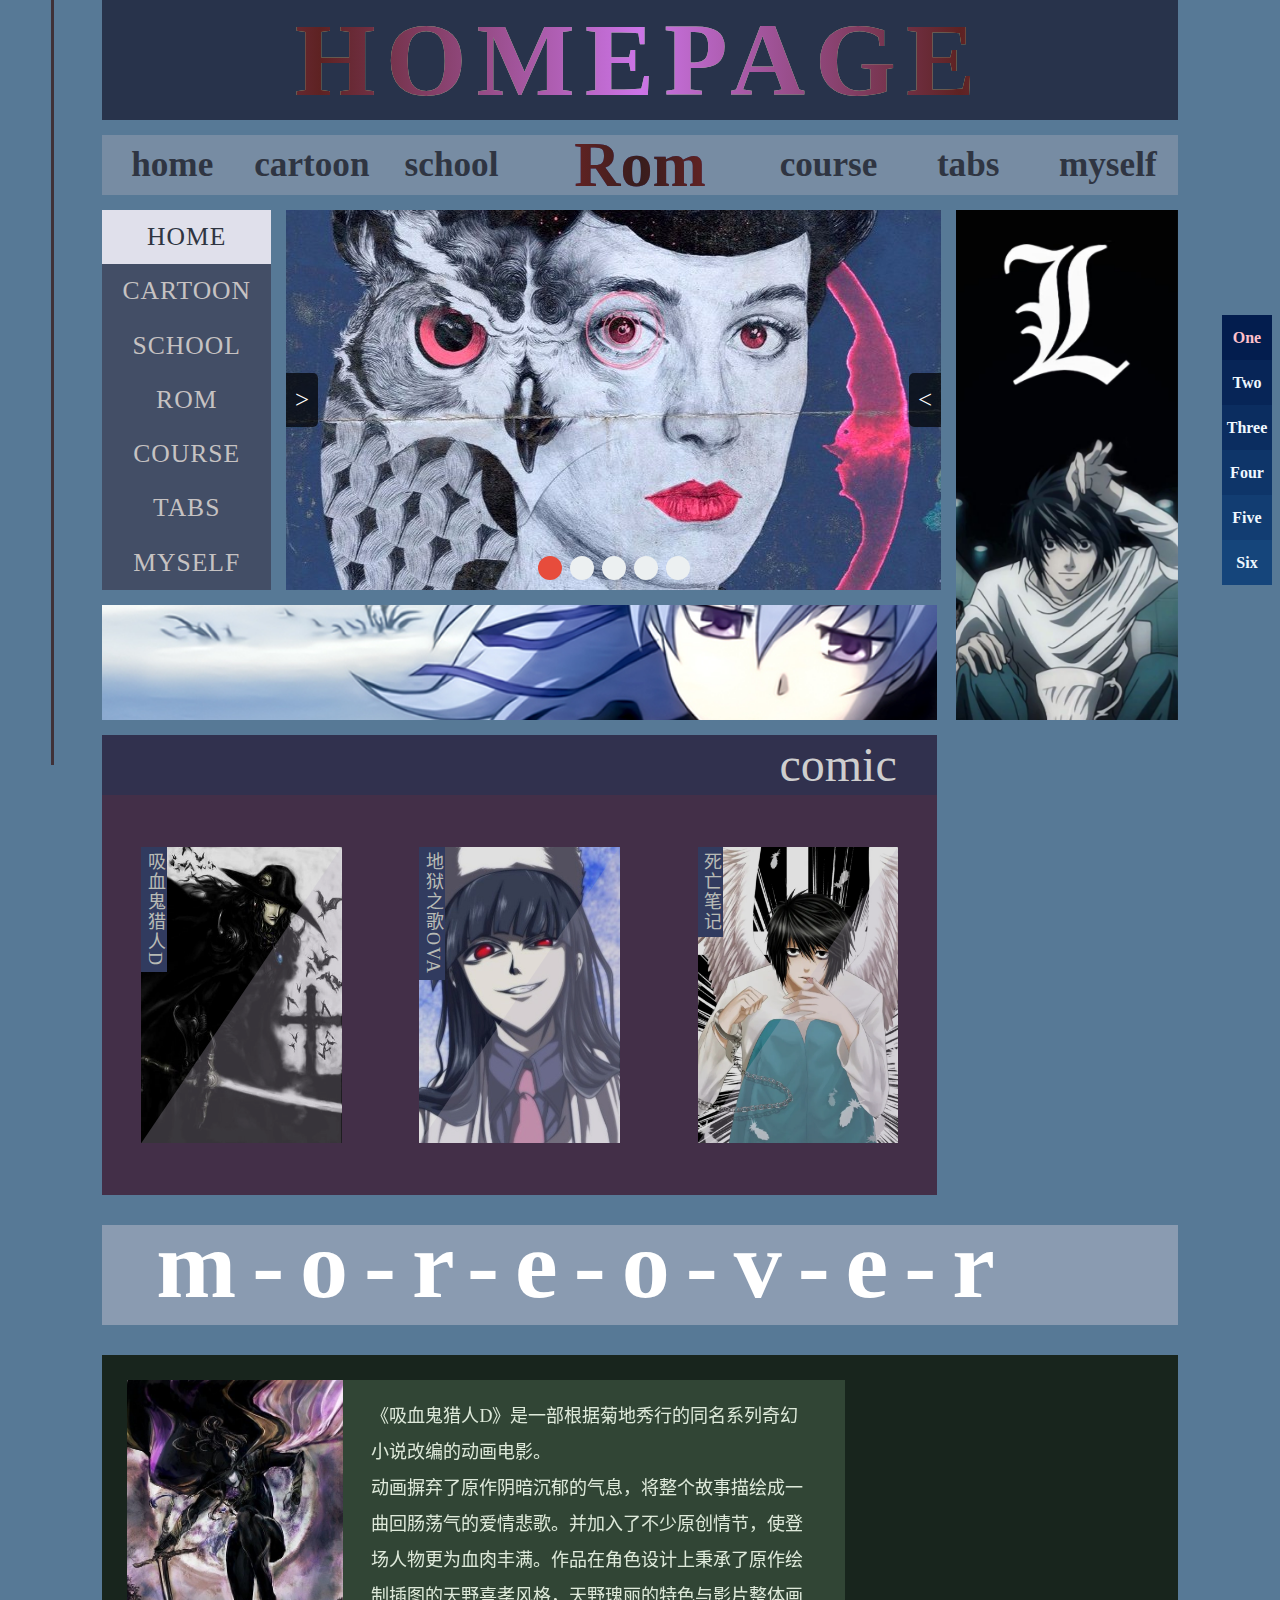
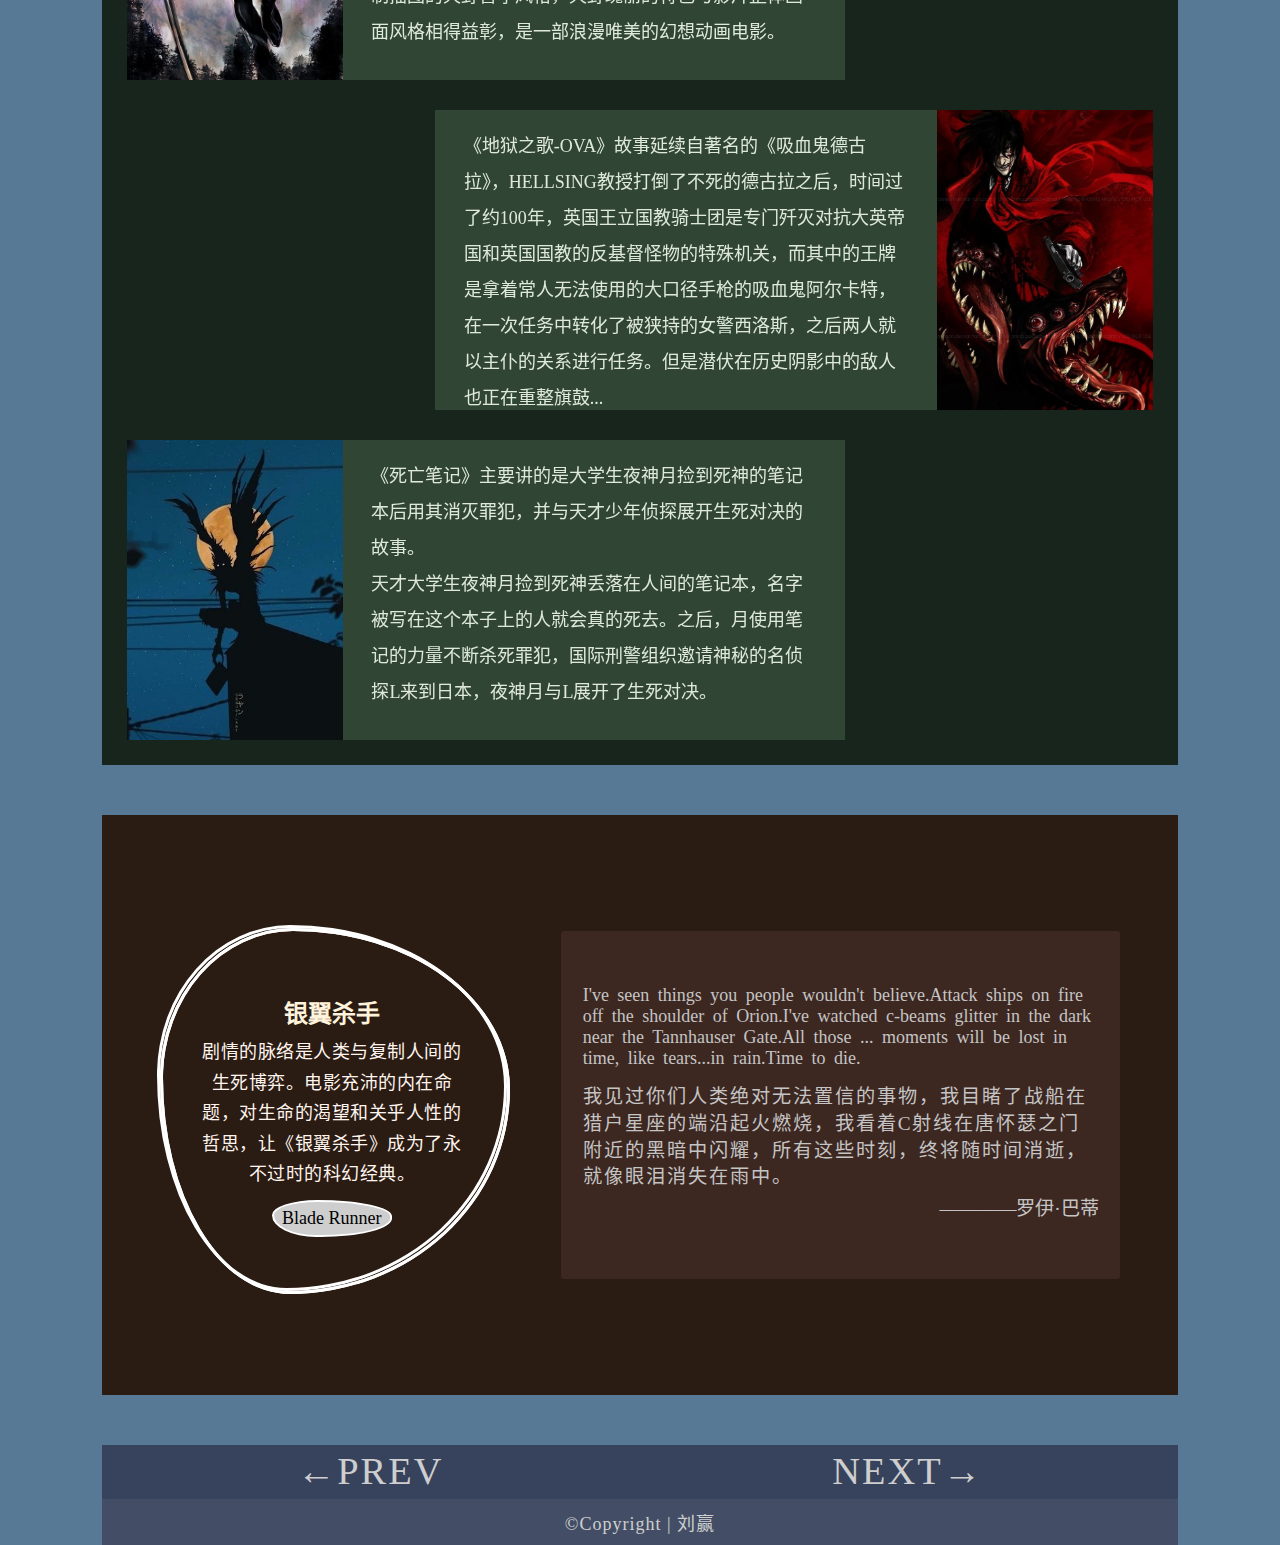
<file: index.html>
<!DOCTYPE html>
<html lang="zh-cn">
<head>
    <meta charset="UTF-8" />
    <meta http-equiv="X-UA-Compatible" content="IE=edge" />
    <meta name="viewport" content="width=device-width, initial-scale=1.0" />
    <title>homepage</title>
    <link rel="stylesheet" href="css/渐变文字.css" />
    <link rel="stylesheet" href="css/rom渐变.css" />
    <link rel="stylesheet" href="css/homepage.css  " />
    <link rel="stylesheet" href="css/BackToTop.css" />
    <link rel="stylesheet" href="css/DaoHangLan.css" />
    <link rel="stylesheet" href="css/DiBuDaoHang.css" />
    <!-- 引入Font class字体图标 -->
    <link
        rel="stylesheet"
        href="https://at.alicdn.com/t/font_3061954_8i7vuqee1mn.css"
    />
    <style>
        .db {
            background-color: #381d1dc5;
            left: 4%;
            /* z-index: 4; */
        }
        .db1 {
            left: 4.03%;
            color: #381d1dc5;
        }

        .rightbar {
            opacity: 1;
        }
        .rightbar1 {
            background-color: #031d4e;
        }
        .rightbar2 {
            background-color: #072557;
        }
        .rightbar3 {
            background-color: #0b2d60;
        }
        .rightbar4 {
            background-color: #0e3569;
        }
        .rightbar5 {
            background-color: #123d72;
        }
        .rightbar6 {
            background-color: #15457b;
        }

        .dibudh {
            height: fit-content;
            background-color: #37435c;
            width: 100%;
            /* top: 10px; */
        }
        .dibudh a {
            color: #cecece;
        }
        .next,
        .prev {
            font-weight: 400;
        }
        .prev:hover,
        .next:hover {
            color: #8ac6ff;
        }
    </style>
</head>

<body>
    <!-- 顶部others主题栏 -->
    <div class="sch">HOMEPAGE</div>
    <!-- 横导航栏 -->
    <header>
        <a href="#">
            <div class="xpath">home</div>
        </a>
        <a href="html/secondary_page.html">
            <div>cartoon</div>
        </a>
        <a href="html/tertiary_page.html">
            <div>school</div>
        </a>
        <a href="https://www.bilibili.com/video/BV1JA411373B">
            <div class="rom">Rom</div>
        </a>
        <a href="html/course.html">
            <div>course</div>
        </a>
        <a href="html/tabs.html">
            <div>tabs</div>
        </a>
        <a href="html/myself.html">
            <div>myself</div>
        </a>
    </header>

    <div class="zhanwei1">
        <!-- 竖导航栏 -->
        <div class="shudao">
            <a href="#" class="homedb">
                <div>HOME</div>
            </a>
            <a href="html/secondary_page.html">
                <div>CARTOON</div>
            </a>
            <a href="html/tertiary_page.html">
                <div>SCHOOL</div>
            </a>
            <a href="https://www.bilibili.com/video/BV1JA411373B">
                <div>ROM</div>
            </a>
            <a href="html/course.html">
                <div>COURSE</div>
            </a>
            <a href="html/tabs.html">
                <div>TABS</div>
            </a>
            <a href="html/myself.html">
                <div>MYSELF</div>
            </a>
            <div class="bianse"></div>
        </div>

        <!-- 轮播图 -->
        <div id="wrap">
            <div class="img-list">
                <a href="#yy">
                    <img src="images/homepage/轮播图/yya.jpg" />
                </a>
                <a href="html/secondary_page.html#jf">
                    <img src="images/homepage/轮播图/jfa.jpg" />
                </a>
                <a href="#xx">
                    <img src="images/homepage/轮播图/xxa.jpg" />
                </a>
                <a href="#dy">
                    <img src="images/homepage/轮播图/dya.jpg" />
                </a>
                <a href="#sw">
                    <img src="images/homepage/轮播图/swa.jpg" />
                </a>
            </div>

            <!-- 小箭头 -->
            <div class="arrow">
                <a href="javascript:;" class="left">&gt;</a>
                <a href="javascript:;" class="right">&lt;</a>
            </div>

            <!-- 小圆点 -->
            <ul class="circle-list">
                <li class="circle active" data-n="0"></li>
                <li class="circle" data-n="1"></li>
                <li class="circle" data-n="2"></li>
                <li class="circle" data-n="3"></li>
                <li class="circle" data-n="4"></li>
            </ul>
        </div>
        <script>
            window.addEventListener("load", function () {
                // 获取左右按钮和图片列表
                let oLeft = document.querySelector(".left");
                let oRight = document.querySelector(".right");
                let oImgList = document.querySelector(".img-list");

                // 克隆第一张图片
                let clonefirstImg =
                    oImgList.firstElementChild.firstElementChild.cloneNode();
                // 将第一张图片添加至图片列表的末尾
                oImgList.appendChild(clonefirstImg);

                // 图片索引 代表当前是第几张图片  index:0代表第一张图片
                let index = 0;

                // 设置函数节流锁
                let lock = true;
                function handleRightBtn() {
                    if (!lock) return;
                    index++;
                    oImgList.style.left = index * -668 + "px";
                    // 加过渡,因为切换到了最后一张假图时会将过渡去掉
                    oImgList.style.transition = "0.5s ease";

                    if (index === 5) {
                        index = 0;
                        setTimeout(() => {
                            oImgList.style.left = 0;
                            // 取消过渡 500毫秒之后切换第一张
                            oImgList.style.transition = "none";
                        }, 500);
                    }

                    // 设置小圆点的高亮
                    setCircles();
                    // 关锁
                    lock = false;
                    setTimeout(() => {
                        lock = true;
                    }, 500);
                }

                // 右按钮的实现
                oRight.addEventListener("click", handleRightBtn);

                // 左按钮的实现  瞬间切换到假图然后拉到真实最后一张图片
                oLeft.addEventListener("click", () => {
                    if (!lock) return;
                    index--;
                    if (index === -1) {
                        oImgList.style.left = 5 * -668 + "px";
                        oImgList.style.transition = "none";
                        index = 4;
                        setTimeout(() => {
                            oImgList.style.left = index * -668 + "px";
                            oImgList.style.transition = "0.5s ease";
                        }, 0);
                    } else {
                        oImgList.style.left = index * -668 + "px";
                    }

                    // 设置小圆点的高亮
                    setCircles();

                    lock = false;
                    setTimeout(() => {
                        lock = true;
                    }, 500);
                });

                // 获取五个小圆点
                const circles = document.querySelectorAll(".circle");

                // 小圆点高亮的显示
                function setCircles() {
                    for (let i = 0; i < circles.length; i++) {
                        if (i === index) {
                            circles[i].classList.add("active");
                        } else {
                            circles[i].classList.remove("active");
                        }
                    }
                }

                // 小圆点点击切换图片 使用事件代理
                const oCircle = document.querySelector(".circle-list");
                oCircle.addEventListener("click", (e) => {
                    // 当我点击小圆点的时候
                    if (e.target.nodeName.toLowerCase() === "li") {
                        // 当前元素的data-n对应得值 和index一一对应
                        const n = Number(e.target.getAttribute("data-n"));
                        index = n;
                        setCircles();
                        oImgList.style.transition = "0.5s ease";
                        oImgList.style.left = index * -668 + "px";
                    }
                });

                // 自动轮播
                let autoplay = setInterval(handleRightBtn, 2000);
                const oWrap = document.getElementById("wrap");
                // 移入停止轮播
                oWrap.addEventListener("mouseenter", () => {
                    clearInterval(autoplay);
                });
                // 移出继续轮播
                oWrap.addEventListener("mouseleave", () => {
                    // 设表先关
                    clearInterval(autoplay);
                    autoplay = setInterval(handleRightBtn, 2000);
                });
            });
        </script>

        <!-- 右侧图片 -->
        <div class="topri"></div>

        <!-- 轮播图下的长条图片 -->
        <div class="longim"></div>

        <!-- 介绍几个动漫 -->
        <div class="dongman">
            <div class="dongman1">comic</div>

            <div class="dongman2">
                <a href="#dm1">
                    <div class="dongmana man1">
                        <p>吸血鬼猎人D</p>
                    </div>
                </a>
                <a href="#dm2">
                    <div class="dongmana man2">
                        <p>地狱之歌OVA</p>
                    </div>
                </a>
                <a href="#dm3">
                    <div class="dongmana man3">
                        <p>死亡笔记</p>
                    </div>
                </a>
            </div>
        </div>
    </div>

    <!-- 隔开部分 -->
    <div class="gekai" id="dm1"></div>

    <!-- 三个动漫介绍 -->
    <div class="san">
        <div class="san1">
            <div class="imghid">
                <div class="nei1"></div>
            </div>
            <div class="wenzi" id="xx">
                《吸血鬼猎人D》是一部根据菊地秀行的同名系列奇幻小说改编的动画电影。<br />
                动画摒弃了原作阴暗沉郁的气息，将整个故事描绘成一曲回肠荡气的爱情悲歌。并加入了不少原创情节，使登场人物更为血肉丰满。作品在角色设计上秉承了原作绘制插图的天野喜孝风格，天野瑰丽的特色与影片整体画面风格相得益彰，是一部浪漫唯美的幻想动画电影。
            </div>
        </div>
        <div class="san2">
            <div class="imghid">
                <div class="nei2" id="dm2"></div>
            </div>
            <div class="wenzi" id="dy">
                《地狱之歌-OVA》故事延续自著名的《吸血鬼德古拉》，HELLSING教授打倒了不死的德古拉之后，时间过了约100年，英国王立国教骑士团是专门歼灭对抗大英帝国和英国国教的反基督怪物的特殊机关，而其中的王牌是拿着常人无法使用的大口径手枪的吸血鬼阿尔卡特，在一次任务中转化了被狭持的女警西洛斯，之后两人就以主仆的关系进行任务。但是潜伏在历史阴影中的敌人也正在重整旗鼓...
            </div>
        </div>
        <div class="san3">
            <div class="imghid">
                <div class="nei3" id="dm3"></div>
            </div>
            <div class="wenzi" id="sw">
                《死亡笔记》主要讲的是大学生夜神月捡到死神的笔记本后用其消灭罪犯，并与天才少年侦探展开生死对决的故事。<br />
                天才大学生夜神月捡到死神丢落在人间的笔记本，名字被写在这个本子上的人就会真的死去。之后，月使用笔记的力量不断杀死罪犯，国际刑警组织邀请神秘的名侦探L来到日本，夜神月与L展开了生死对决。
            </div>
        </div>
    </div>

    <!-- 钻石布局 -->
    <!-- <div class="zuanshi">
    <div class="zuanshi1"></div>
</div> -->

    <!-- 银翼杀手 -->
    <div class="yinyi" id="yy">
        <div class="rao">
            <div class="rao1"></div>
            <div class="rao2">
                <h2>银翼杀手</h2>
                <p>
                    <!-- 作为一部80年代的科幻电影，《银翼杀手》将镜头聚焦于虚设2019年的洛杉矶，阴暗压抑的色彩基调突显以电影的冷寂悲情，人类与复制人间的生死博弈，成为了剧情的脉络，电影自身的故事情节实则并不复杂，但复杂的是那充沛的内在命题，对生命的渴望和关乎人性的哲思，让《银翼杀手》成为了永不过时的科幻经典。 -->
                    剧情的脉络是人类与复制人间的生死博弈。电影充沛的内在命题，对生命的渴望和关乎人性的哲思，让《银翼杀手》成为了永不过时的科幻经典。
                </p>
                <span>Blade Runner</span>
            </div>
            <div class="rao3"></div>
        </div>
        <div class="yinyiwz">
            <p>
                I've seen things you people wouldn't believe.Attack ships on
                fire off the shoulder of Orion.I've watched c-beams glitter
                in the dark near the Tannhauser Gate.All those ... moments
                will be lost in time, like tears...in rain.Time to die.
            </p>
            <h2>
                我见过你们人类绝对无法置信的事物，我目睹了战船在猎户星座的端沿起火燃烧，我看着C射线在唐怀瑟之门附近的黑暗中闪耀，所有这些时刻，终将随时间消逝，就像眼泪消失在雨中。
            </h2>
            <span>————罗伊·巴蒂</span>
        </div>
    </div>

    <!-- 底部页脚 -->
    <footer class="yejiao">
        <!-- PREV/NEXT -->
        <div class="dibudh">
            <a href="html/myself.html">
                <span class="prev">←PREV</span>
            </a>
            <a href="html/secondary_page.html">
                <span class="next">NEXT→</span>
            </a>
        </div>
        <p>©Copyright&nbsp;|&nbsp;刘赢</p>
        <!-- <p>只有坚持别人不能坚持，才能拥有别人不能拥有。</p> -->
    </footer>

    <!-- 返回顶部线 -->
    <div class="db">
        <!-- 返回顶部字体图标 -->
        <a href="#" class="db1">
            <i class="iconfont icon-jiantou-xiangshang"></i>
        </a>
    </div>

    <!-- 右侧导航栏 -->
    <div class="rightbar">
        <a href="#">
            <div class="rightbar1" style="color: pink">One</div>
        </a>
        <a href="html/secondary_page.html">
            <div class="rightbar2">Two</div>
        </a>
        <a href="html/tertiary_page.html">
            <div class="rightbar3">Three</div>
        </a>
        <a href="html/course.html">
            <div class="rightbar4">Four</div>
        </a>
        <a href="html/tabs.html">
            <div class="rightbar5">Five</div>
        </a>
        <a href="html/myself.html">
            <div class="rightbar6">Six</div>
        </a>
    </div>
</body>
</html>
</file>
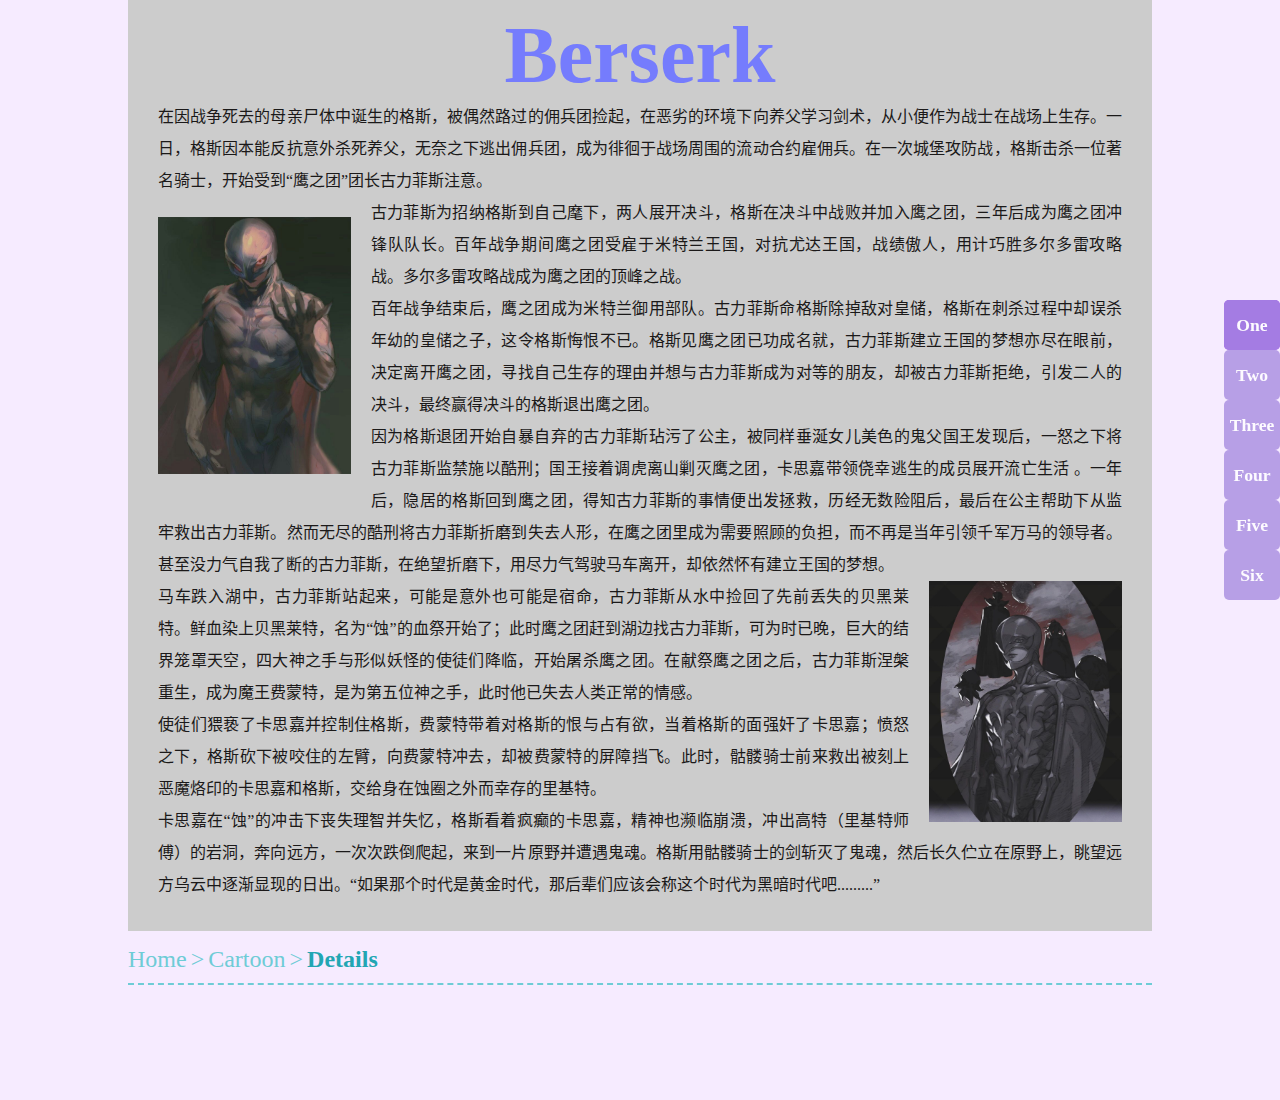
<file: html/breadjs.html>
<!DOCTYPE html>
<html lang="zh-cn">
<head>
    <meta charset="UTF-8">
    <meta http-equiv="X-UA-Compatible" content="IE=edge">
    <meta name="viewport" content="width=device-width, initial-scale=1.0">
    <title>剑风传奇具体介绍</title>
    <link rel="stylesheet" href="../css/面包屑.css">
	<link rel="stylesheet" href="../css/跟踪导航.css">
    <style>
        * {
            margin: 0;
            padding: 0;
        }
        body {
            /* 高度随便给个视口高度 */
            /* height: 150vh; */
            box-sizing: content-box;
            height: 1100px;
            background-color: #f3e4ffbc;
        }
        /* 面包屑增加样式 */
        .bread {
            position: relative;
            left: 0;
            right: 0;
            width: 80%;
            margin: 10px auto;
            padding-bottom: 10px;
            border-bottom: 2px dashed #6eccd6;
        }
        .bread > a:nth-of-type(3) {
            font-weight: 600;
            color: #22a6b3;
        }
        .bread > a:nth-of-type(2) {
            font-weight: initial;
            color: #6eccd6;
        }
        .bread > a:hover {
            color: #22a6b3;
        }

        /* 灰色盒子部分 */
        .hezi {
            background-color: #ccc;
            width: 80%;
            margin: 0 auto 15px;
            box-sizing: border-box;
            padding: 10px 30px 30px 30px;
        }
        h2 {
            color: #757cfd;
            font-size: 80px;
            /* 让它的宽度适应内容宽度 */
            width: fit-content;
            margin: 0 auto;
        }
        p {
            color: rgb(27, 25, 25);
            text-align: justify;
            line-height: 2;
        }
        .zuo {
            float: left;
            margin: 20px 20px 20px 0;
        } 

        .you {
            float: right;
            margin-left: 20px;
        }
    </style>
</head>
<body>
    <div class="hezi">
        <h2>Berserk</h2>
        <p>
            在因战争死去的母亲尸体中诞生的格斯，被偶然路过的佣兵团捡起，在恶劣的环境下向养父学习剑术，从小便作为战士在战场上生存。一日，格斯因本能反抗意外杀死养父，无奈之下逃出佣兵团，成为徘徊于战场周围的流动合约雇佣兵。在一次城堡攻防战，格斯击杀一位著名骑士，开始受到“鹰之团”团长古力菲斯注意。
        </p>

        <img src="../images/breadimg/glfshei.jpg" alt="图丢失" width="20%" class="zuo">

        <p>
            古力菲斯为招纳格斯到自己麾下，两人展开决斗，格斯在决斗中战败并加入鹰之团，三年后成为鹰之团冲锋队队长。百年战争期间鹰之团受雇于米特兰王国，对抗尤达王国，战绩傲人，用计巧胜多尔多雷攻略战。多尔多雷攻略战成为鹰之团的顶峰之战。
        </p>

        <p>
            百年战争结束后，鹰之团成为米特兰御用部队。古力菲斯命格斯除掉敌对皇储，格斯在刺杀过程中却误杀年幼的皇储之子，这令格斯悔恨不已。格斯见鹰之团已功成名就，古力菲斯建立王国的梦想亦尽在眼前，决定离开鹰之团，寻找自己生存的理由并想与古力菲斯成为对等的朋友，却被古力菲斯拒绝，引发二人的决斗，最终赢得决斗的格斯退出鹰之团。
        </p>
        
        <p>
            因为格斯退团开始自暴自弃的古力菲斯玷污了公主，被同样垂涎女儿美色的鬼父国王发现后，一怒之下将古力菲斯监禁施以酷刑；国王接着调虎离山剿灭鹰之团，卡思嘉带领侥幸逃生的成员展开流亡生活 。一年后，隐居的格斯回到鹰之团，得知古力菲斯的事情便出发拯救，历经无数险阻后，最后在公主帮助下从监牢救出古力菲斯。然而无尽的酷刑将古力菲斯折磨到失去人形，在鹰之团里成为需要照顾的负担，而不再是当年引领千军万马的领导者。甚至没力气自我了断的古力菲斯，在绝望折磨下，用尽力气驾驶马车离开，却依然怀有建立王国的梦想。
        </p>

        <img src="../images/breadimg/glfshei2.jpg" alt="图丢失" width="20%" class="you">

        <p>
            马车跌入湖中，古力菲斯站起来，可能是意外也可能是宿命，古力菲斯从水中捡回了先前丢失的贝黑莱特。鲜血染上贝黑莱特，名为“蚀”的血祭开始了；此时鹰之团赶到湖边找古力菲斯，可为时已晚，巨大的结界笼罩天空，四大神之手与形似妖怪的使徒们降临，开始屠杀鹰之团。在献祭鹰之团之后，古力菲斯涅槃重生，成为魔王费蒙特，是为第五位神之手，此时他已失去人类正常的情感。
        </p>

        <p>
            使徒们猥亵了卡思嘉并控制住格斯，费蒙特带着对格斯的恨与占有欲，当着格斯的面强奸了卡思嘉；愤怒之下，格斯砍下被咬住的左臂，向费蒙特冲去，却被费蒙特的屏障挡飞。此时，骷髅骑士前来救出被刻上恶魔烙印的卡思嘉和格斯，交给身在蚀圈之外而幸存的里基特。
        </p>

        <p>
            卡思嘉在“蚀”的冲击下丧失理智并失忆，格斯看着疯癫的卡思嘉，精神也濒临崩溃，冲出高特（里基特师傅）的岩洞，奔向远方，一次次跌倒爬起，来到一片原野并遭遇鬼魂。格斯用骷髅骑士的剑斩灭了鬼魂，然后长久伫立在原野上，眺望远方乌云中逐渐显现的日出。“如果那个时代是黄金时代，那后辈们应该会称这个时代为黑暗时代吧.........”
        </p>
    </div>

    <!-- 面包屑 -->
    <div class="bread">
        <a href="../index.html">Home</a>
        <span>&gt;</span>
        <a href="secondary_page.html">Cartoon</a>
        <span>&gt;</span>
        <a href="#">Details</a>
    </div>

    <!-- 右侧导航栏 -->
    <div class="genzong">
        <a href="../index.html">One</a>
        <a href="secondary_page.html">Two</a>
        <a href="tertiary_page.html">Three</a>
        <a href="course.html">Four</a>
        <a href="tabs.html">Five</a>
        <a href="myself.html">Six</a>
        <div class="yidong"></div>
    </div>
</body>
</html>
</file>
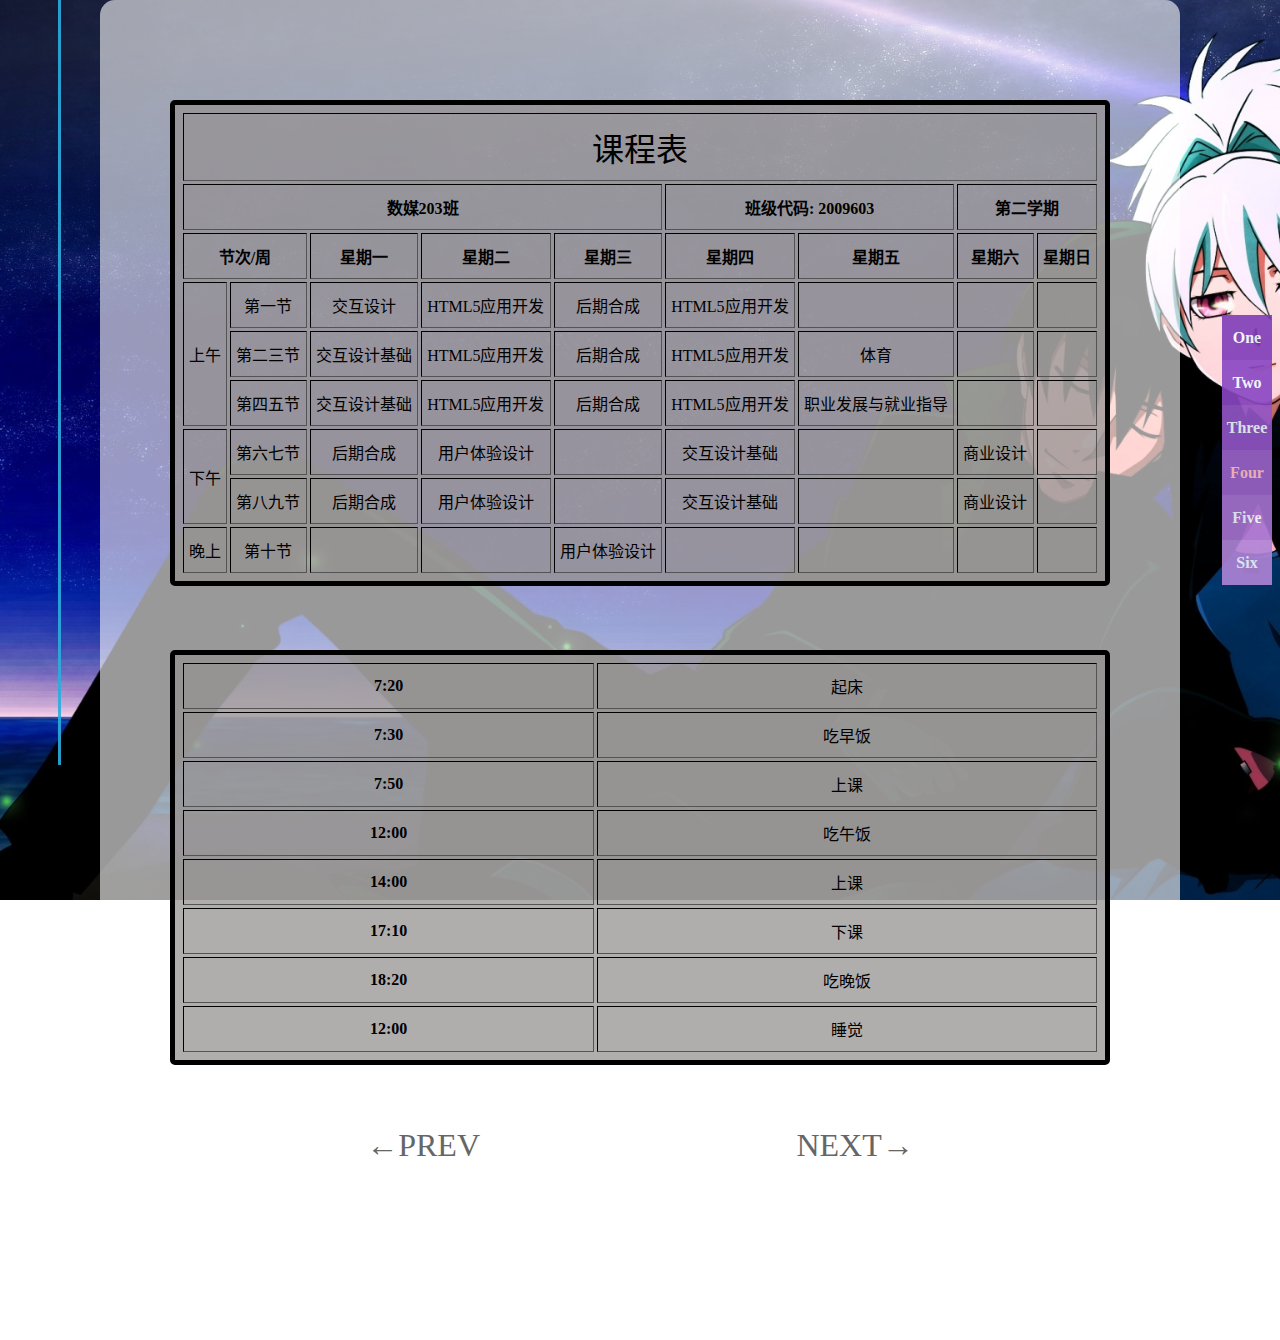
<file: html/course.html>
<!DOCTYPE html>
<html lang="zh-cn">
<head>
    <meta charset="UTF-8">
    <meta http-equiv="X-UA-Compatible" content="IE=edge">
    <meta name="viewport" content="width=device-width, initial-scale=1.0">
    <title>课程表</title>
    <link rel="stylesheet" href="../css/DiBuDaoHang.css">
    <link rel="stylesheet" href="../css/BackToTop.css">
    <link rel="stylesheet" href="../css/DaoHangLan.css">
    <!-- 引入Font class字体图标 -->
    <link rel="stylesheet" href="https://at.alicdn.com/t/font_3061954_8i7vuqee1mn.css">
    <style>
        * {
            margin: 0;
            padding: 0;
        }
        body {
            /* background-color: #333; */
            background: url(../images/course/背景2.jpg) no-repeat;
            background-attachment: fixed;
            background-size: cover;
        }
        .a {
            position: relative;
            background-color: rgba(255, 255, 255, 0.6);
            max-width: 1080px;
            height: 1170px;
            margin: auto;
            margin-bottom: 170px;
            border-radius: 15px;
            animation: shangyi 1.2s -0.6s linear forwards;
        }

        .biaoge {
            position: absolute;
            background: rgba(150, 146, 146,.75);
            left: 0;
            right: 0;
            margin: auto; 
            padding: 5px;
            border-radius: 5px;
            border: 5px solid rgb(0, 0, 0);
            border-spacing: 3px 3px;
        }

        .biaoge1 {
            margin-top: 100px;
            width: 87%;
        }

        .biaoge2 {
            margin-top: 650px;
            width: 87%;
        }

        /* 为表格外面的div定义一个上移动画 */
        @keyframes shangyi {
            0% {
                top: 400px;
            }
            25% {
                top: 300px
            }
            50% {
                top: 200px
            }
            75% {
                top: 100px
            }
            100% {
                top: 20px;
            }
        }

        .biaotou {
            font-size: xx-large;
            /* border-bottom: 0; */
        }

        td,th {
            text-align: center;
            padding: 10px 5px 10px 5px;
        }

        th:hover,td:hover {
            background-color:rgb(117, 130, 172,.7);
            color: blanchedalmond;
        }

        .dibu {
            position: absolute;
        } 

        .prev:hover,
        .next:hover {
            color: #48245ae8;
        }

        .db {
            top: 0;
            background-color: #2cabdde8;
            /* z-index: 4; */
        }
        .db1 {
            color: #3cbaecea;
        }



    </style>
</head>
<body>
    <div class="a">
        <!-- 课程表 -->
        <table border="1" class="biaoge biaoge1">
            <tr><td class="biaotou" colspan="9">课程表</td></tr>
            <tr>
                <th colspan="5" align="left">数媒203班</th>
                <th colspan="2" align="left">班级代码: 2009603</th>
                <th colspan="2" align="right">第二学期</th>
            </tr>

            <tr>
                <th colspan="2">节次/周</th>
                <th>星期一</th>
                <th>星期二</th>
                <th>星期三</th>
                <th>星期四</th>
                <th>星期五</th>
                <th>星期六</th>
                <th>星期日</th>
            </tr>

            <tr>
                <td rowspan="3">上午</td>
                <td>第一节</td>
                <td>交互设计</td>
                <td>HTML5应用开发</td>
                <td>后期合成</td>
                <td>HTML5应用开发</td>
                <td>&nbsp;</td>
                <td>&nbsp;</td>
                <td>&nbsp;</td>
            </tr>

            <tr>
                <td>第二三节</td>
                <td>交互设计基础</td>
                <td>HTML5应用开发</td>
                <td>后期合成</td>
                <td>HTML5应用开发</td>
                <td>体育</td>
                <td>&nbsp;</td>
                <td>&nbsp;</td>
            </tr>

            <tr>
                <td>第四五节</td>
                <td>交互设计基础</td>
                <td>HTML5应用开发</td>
                <td>后期合成</td>
                <td>HTML5应用开发</td>
                <td>职业发展与就业指导</td>
                <td>&nbsp;</td>
                <td>&nbsp;</td>
            </tr>

            <tr>
                <td rowspan="2">下午</td>
                <td>第六七节</td>
                <td>后期合成</td>
                <td>用户体验设计</td>
                <td></td>
                <td>交互设计基础</td>
                <td></td>
                <td>商业设计</td>
                <td>&nbsp;</td>
            </tr>

            <tr>
                <td>第八九节</td>
                <td>后期合成</td>
                <td>用户体验设计</td>
                <td></td>
                <td>交互设计基础</td>
                <td></td>
                <td>商业设计</td>
                <td>&nbsp;</td>
            </tr>

            <tr>
                <td rowspan="1">晚上</td>
                <td>第十节</td>
                <td></td>
                <td></td>
                <td>用户体验设计</td>
                <td></td>
                <td></td>
                <td>&nbsp;</td>
                <td>&nbsp;</td>
            </tr>
        </table>

        <table class="biaoge biaoge2" border="1">
            <tr>
                <th>7:20</th>
                <td>起床</td>
            </tr>

            <tr>
                <th>7:30</th>
                <td>吃早饭</td>
            </tr>

            <tr>
                <th>7:50</th>
                <td>上课</td>
            </tr>
            
            <tr>
                <th>12:00</th>
                <td>吃午饭</td>
            </tr>
            
            <tr>
                <th>14:00</th>
                <td>上课</td>
            </tr>
            
            <tr>
                <th>17:10</th>
                <td>下课</td>
            </tr>
            
            <tr>
                <th>18:20</th>
                <td>吃晚饭</td>
            </tr>

            <tr>
                <th>12:00</th>
                <td>睡觉</td>
            </tr>
        </table>

        <!-- PREV/NEXT -->
        <div class="dibudh dibu">
            <a href="tertiary_page.html">
                <span class="prev">←PREV</span>
            </a>
            <a href="tabs.html">
                <span class="next">NEXT→</span>
            </a>
        </div>
            
    </div>

    <!-- 返回顶部线 -->
    <div class="db">
        <!-- 返回顶部字体图标 -->
        <a href="#" class="db1">
            <i class="iconfont icon-jiantou-xiangshang"></i>
        </a>
    </div>

    <!-- 右侧导航栏 -->
    <div class="rightbar">
        <a href="../index.html">
            <div class="rightbar1">One</div>
        </a>
        <a href="secondary_page.html">
            <div class="rightbar2">Two</div>
        </a>
        <a href="tertiary_page.html">
            <div class="rightbar3">Three</div>
        </a>
        <a href="#">
            <div class="rightbar4" style="color: pink;">Four</div>
        </a>
        <a href="tabs.html">
            <div class="rightbar5">Five</div>
        </a>
        <a href="myself.html">
            <div class="rightbar6">Six</div>
        </a>
    </div>
</body>
</html>
</file>
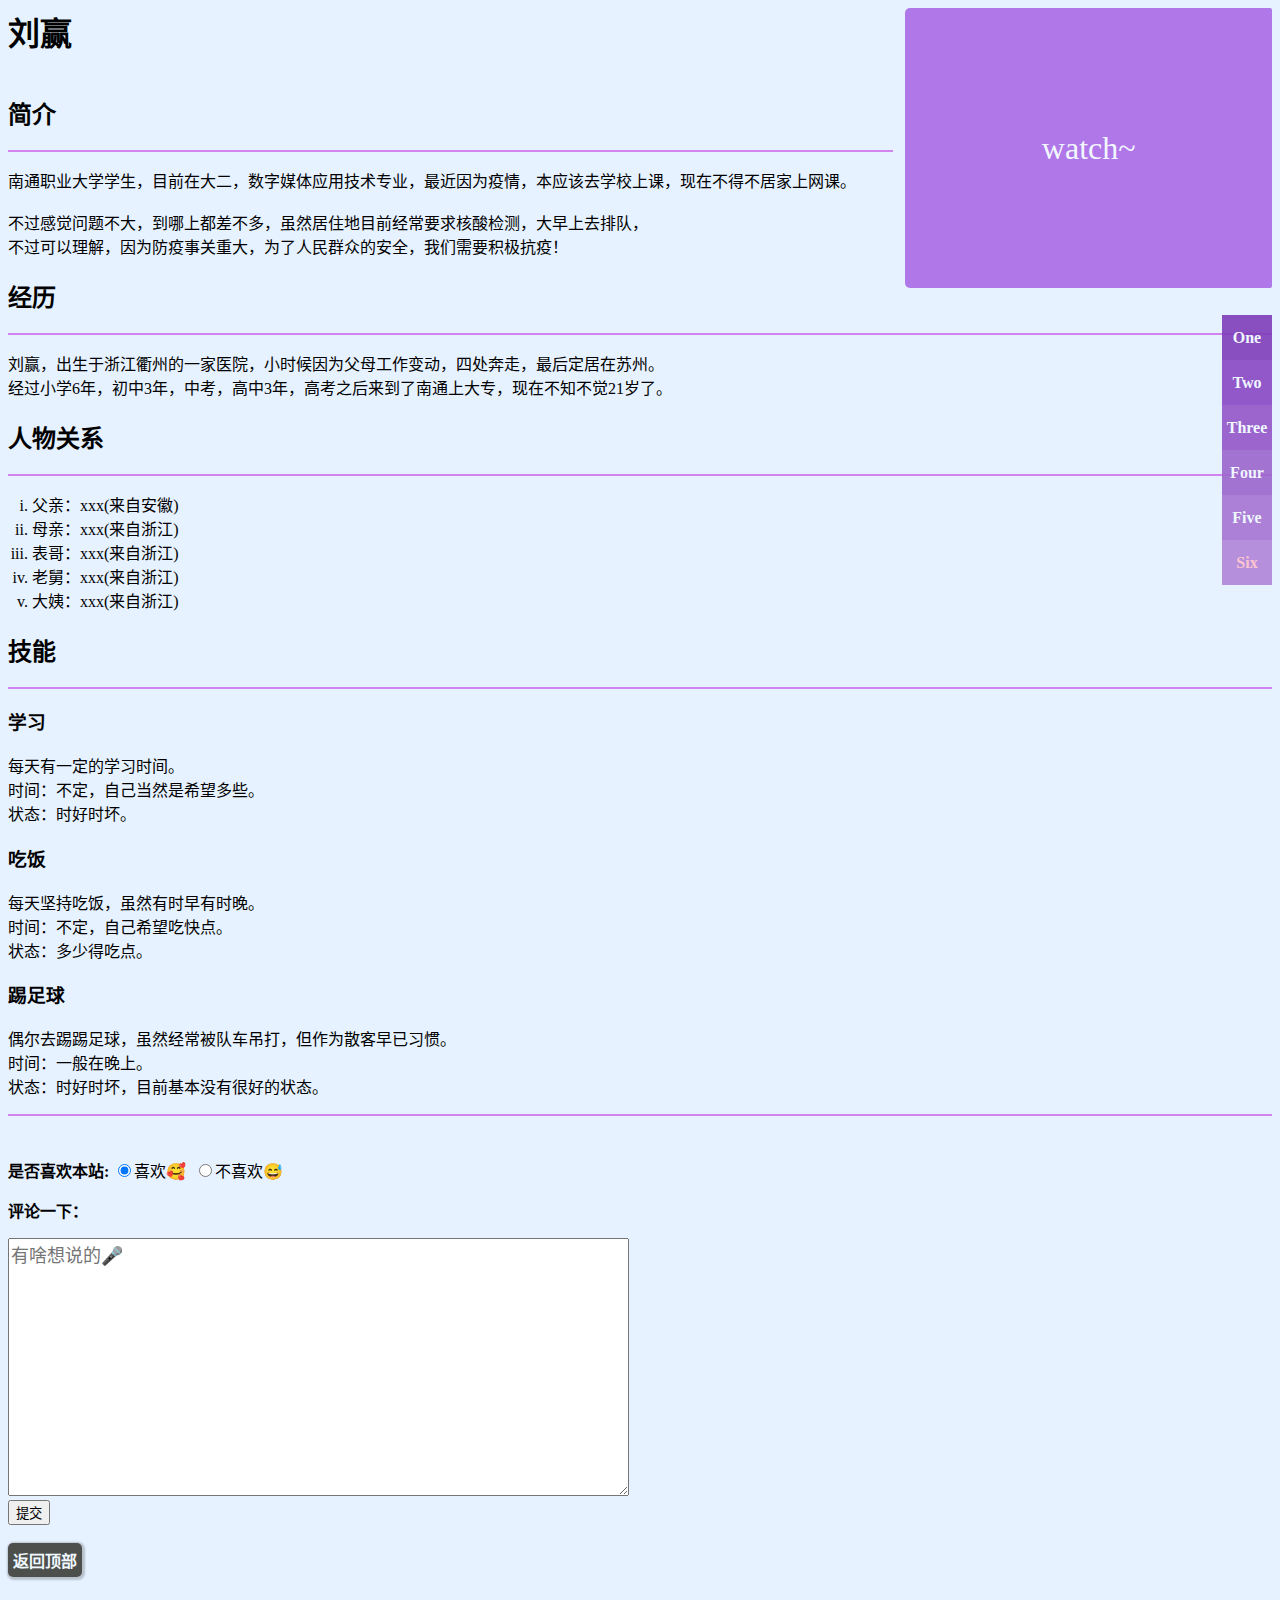
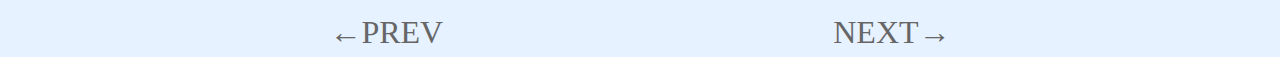
<file: html/myself.html>
<!DOCTYPE html>
<html lang="zh-cn">
<head>
    <meta charset="UTF-8" />
    <meta http-equiv="X-UA-Compatible" content="IE=edge" />
    <meta name="viewport" content="width=device-width, initial-scale=1.0" />
    <title>刘赢_自我介绍</title>
    <link rel="stylesheet" href="../css/DiBuDaoHang.css" />
    <style>
        body {
            background-color: #e6f2ff;
        }
        h1 {
            display: inline-block;
            margin-top: 0;
            /* color: #4b161a; */
        }

        .tupian {
            float: right;
            width: 29%;
            height: 280px;
            border-radius: 5px 2px 2px 5px;
            background: url(../images/myself/刘赢a.jpg) no-repeat;
            background-size: cover;
            overflow: hidden;
            text-align: center;
            font-size: xx-large;
            line-height: 75px;
            color: brown;
            transition: all 1s ease;
            /* outline: 0px solid #c889ebe8; */
            /* animation: name duration timing-function delay iteration-count direction fill-mode; */
            /*图片模糊：*/
            /* filter: blur(1px); */
        }

        .tupian::before {
            /* position: absolute; */
            float: right;
            /* color: rgb(160, 69, 69); */
            color: #f2f7ff;
            content: "watch~";
            width: 100%;
            height: 100%;
            /* background-color: rgb(126, 218, 154); */
            background-color: #b077e9;
            text-align: center;
            line-height: 280px;
            font-size: xx-large;
            transition: all 1s ease 0.3s;
        }
        .tupian:hover::before {
            width: 0;
        }
        .tupian:hover {
            /* outline: 2000px solid #c27de78f; */
            animation: bianda 1s 0.1s forwards;
        }
        @keyframes bianda {
            0% {
                outline: 0 solid #e7d8f7;
                /* outline: 0 solid #7bdb5e49; */
            }

            100% {
                outline: 2000px solid #e7d8f7;
                /* outline: 2000px solid #7bdb5e49; */
            }
        }
        hr:first-of-type {
            width: 70%;
        }
        hr {
            position: relative;
            background-color: rgb(209, 131, 240);
            height: 2px;
            border: 0;
            z-index: 0;
        }
        ol:first-of-type {
            position: relative;
            left: -16px;
        }
        .backtop {
            display: inline-block;
            background-color: rgba(10, 10, 0, 0.7);
            box-shadow: 1px 1px 2px 2px rgba(0, 0, 0, 0.2);
            border-radius: 5px;
            color: aliceblue;
            padding: 5px;
            font-weight: 600;
            margin-bottom: 40px;
        }
        .backtop:hover {
            background-color: #b640f68f;
            /* background-color: rgb(88, 212, 98); */
            box-shadow: 1px 1px 3px 2px rgba(196, 137, 238, 0.527);
            /* 鼠标移入移动1点点位置 */
            position: relative;
            left: 1px;
            bottom: 1px;
        }

        /* 右侧导航栏 */
        .rightbar {
            position: fixed;
            /* 设置8px的右边距 */
            margin-right: 8px;
            top: 50%;
            transform: translateY(-50%);
            right: 0;
            z-index: 3;
            display: flex;
            width: 50px;
            height: 270px;
            /* 设置主轴为y轴 */
            flex-direction: column;
            /* 在主轴竖着的y轴上居中显示 */
            justify-content: center;
            /* 设置单行时子元素在侧轴上从右到左排列 */
            align-items: flex-end;
            /* 设置颜色便于调试 */
            background-color: bisque;
            /* 利用opacity的继承性为子元素设置一点点透明度 */
            opacity: 0.9;
        }
        .rightbar1,
        .rightbar2,
        .rightbar3,
        .rightbar4,
        .rightbar5,
        .rightbar6 {
            right: 0;
            float: right;
            width: 50px;
            height: 45px;
            text-align: center;
            line-height: 45px;
            font-weight: 700;
            color: aliceblue;
        }

        .rightbar > a div[class^="rightbar"]:hover {
            width: 60px;
            transition: 0.3s;
        }
        /* .rightbar1 {
        background-color: #e6172e;
    }
    .rightbar2 {
        background-color: #2dc100;
    }
    .rightbar3 {
        background-color: #1da1f2;
    } */
        .rightbar1 {
            background-color: #7f3cb9;
        }
        .rightbar2 {
            background-color: #8946c3;
        }
        .rightbar3 {
            background-color: #9356c8;
        }
        .rightbar4 {
            background-color: #9c65cd;
        }
        .rightbar5 {
            background-color: #a674d2;
        }
        .rightbar6 {
            background-color: #b084d7;
        }

        textarea {
            /* color: #951f29; */
            font-size: large;
            font-family: normal;
        }
    </style>
</head>
<body>
    <h1 id="top">刘赢</h1>
    <div class="tupian">
        <!-- <img src="images/刘赢a.jpg" alt="图片丢失了" /> -->
        <strong>🧻🧻&#129531;✋</strong>
    </div>
    <h2>简介</h2>
    <hr align="left" />
    <p>
        南通职业大学学生，目前在大二，数字媒体应用技术专业，最近因为疫情，本应该去学校上课，现在不得不居家上网课。<br /><br />不过感觉问题不大，到哪上都差不多，虽然居住地目前经常要求核酸检测，大早上去排队，<br />不过可以理解，因为防疫事关重大，为了人民群众的安全，我们需要积极抗疫！
    </p>
    <h2>经历</h2>
    <hr />
    <p>
        刘赢，出生于浙江衢州的一家医院，小时候因为父母工作变动，四处奔走，最后定居在苏州。<br />
        经过小学6年，初中3年，中考，高中3年，高考之后来到了南通上大专，现在不知不觉21岁了。
    </p>
    <h2>人物关系</h2>
    <hr />
    <ol type="i">
        <li>父亲：xxx(来自安徽)</li>
        <li>母亲：xxx(来自浙江)</li>
        <li>表哥：xxx(来自浙江)</li>
        <li>老舅：xxx(来自浙江)</li>
        <li>大姨：xxx(来自浙江)</li>
    </ol>
    <h2>技能</h2>
    <hr />
    <h3>学习</h3>
    <p>
        每天有一定的学习时间。<br />
        时间：不定，自己当然是希望多些。<br />
        状态：时好时坏。<br />
    </p>
    <h3>吃饭</h3>
    <p>
        每天坚持吃饭，虽然有时早有时晚。<br />
        时间：不定，自己希望吃快点。<br />
        状态：多少得吃点。<br />
    </p>
    <h3>踢足球</h3>
    <p>
        偶尔去踢踢足球，虽然经常被队车吊打，但作为散客早已习惯。<br />
        时间：一般在晚上。<br />
        状态：时好时坏，目前基本没有很好的状态。<br />
    </p>

    <hr />
    <br />
    <!-- 评论表单 -->
    <form action="#">
        <p>
            <strong>是否喜欢本站:</strong>
            <label for="xihuan"
                ><input
                    type="radio"
                    name="xihuan"
                    id="xihuan"
                    checked
                />喜欢🥰</label
            >&nbsp;
            <label for="buxihuan"
                ><input
                    type="radio"
                    name="xihuan"
                    id="buxihuan"
                    onclick="alert('💔💔💔')"
                />不喜欢😅</label
            >
        </p>
        <p><strong>评论一下：</strong></p>
        <textarea
            name="#"
            id=""
            cols="60
    "
            rows="12"
            placeholder="有啥想说的🎤"
        ></textarea
        ><br />
        <!-- type="button"取消button单击返回顶部的情况 -->
        <button onclick="alert('感谢评论~')" type="button">提交</button>
    </form>
    <br />

    <a href="#top">
        <div class="backtop">返回顶部</div>
    </a>

    <!-- 右侧导航栏 -->
    <div class="rightbar">
        <a href="../index.html">
            <div class="rightbar1">One</div>
        </a>
        <a href="secondary_page.html">
            <div class="rightbar2">Two</div>
        </a>
        <a href="tertiary_page.html">
            <div class="rightbar3">Three</div>
        </a>
        <a href="course.html">
            <div class="rightbar4">Four</div>
        </a>
        <a href="tabs.html">
            <div class="rightbar5">Five</div>
        </a>
        <a href="#">
            <div class="rightbar6" style="color: pink">Six</div>
        </a>
    </div>

    <!-- PREV/NEXT -->
    <div class="dibudh">
        <a href="tabs.html">
            <span class="prev">←PREV</span>
        </a>
        <a href="../index.html">
            <span class="next">NEXT→</span>
        </a>
    </div>

    <!-- js在鼠标移入watch~时定时变换文字颜色 -->
    <script>
        // 鼠标移入定时100毫秒后变化文字颜色
        // var biaoti = document.querySelector("h1");
        var bianse = document.querySelector(".tupian");
        var bodyEle = document.body;
        bianse.addEventListener("mouseover", function () {
            setTimeout(function () {
                bodyEle.style.color = "#681c22";
            }, 100);
        });

        bianse.addEventListener("mouseout", function () {
            bodyEle.style.color = "black";
        });
        // document.getElementsByTagName('h1')[0].style.color = "blue";
        // biaoti.style.color = "blue";
    </script>
</body>
</html>
</file>
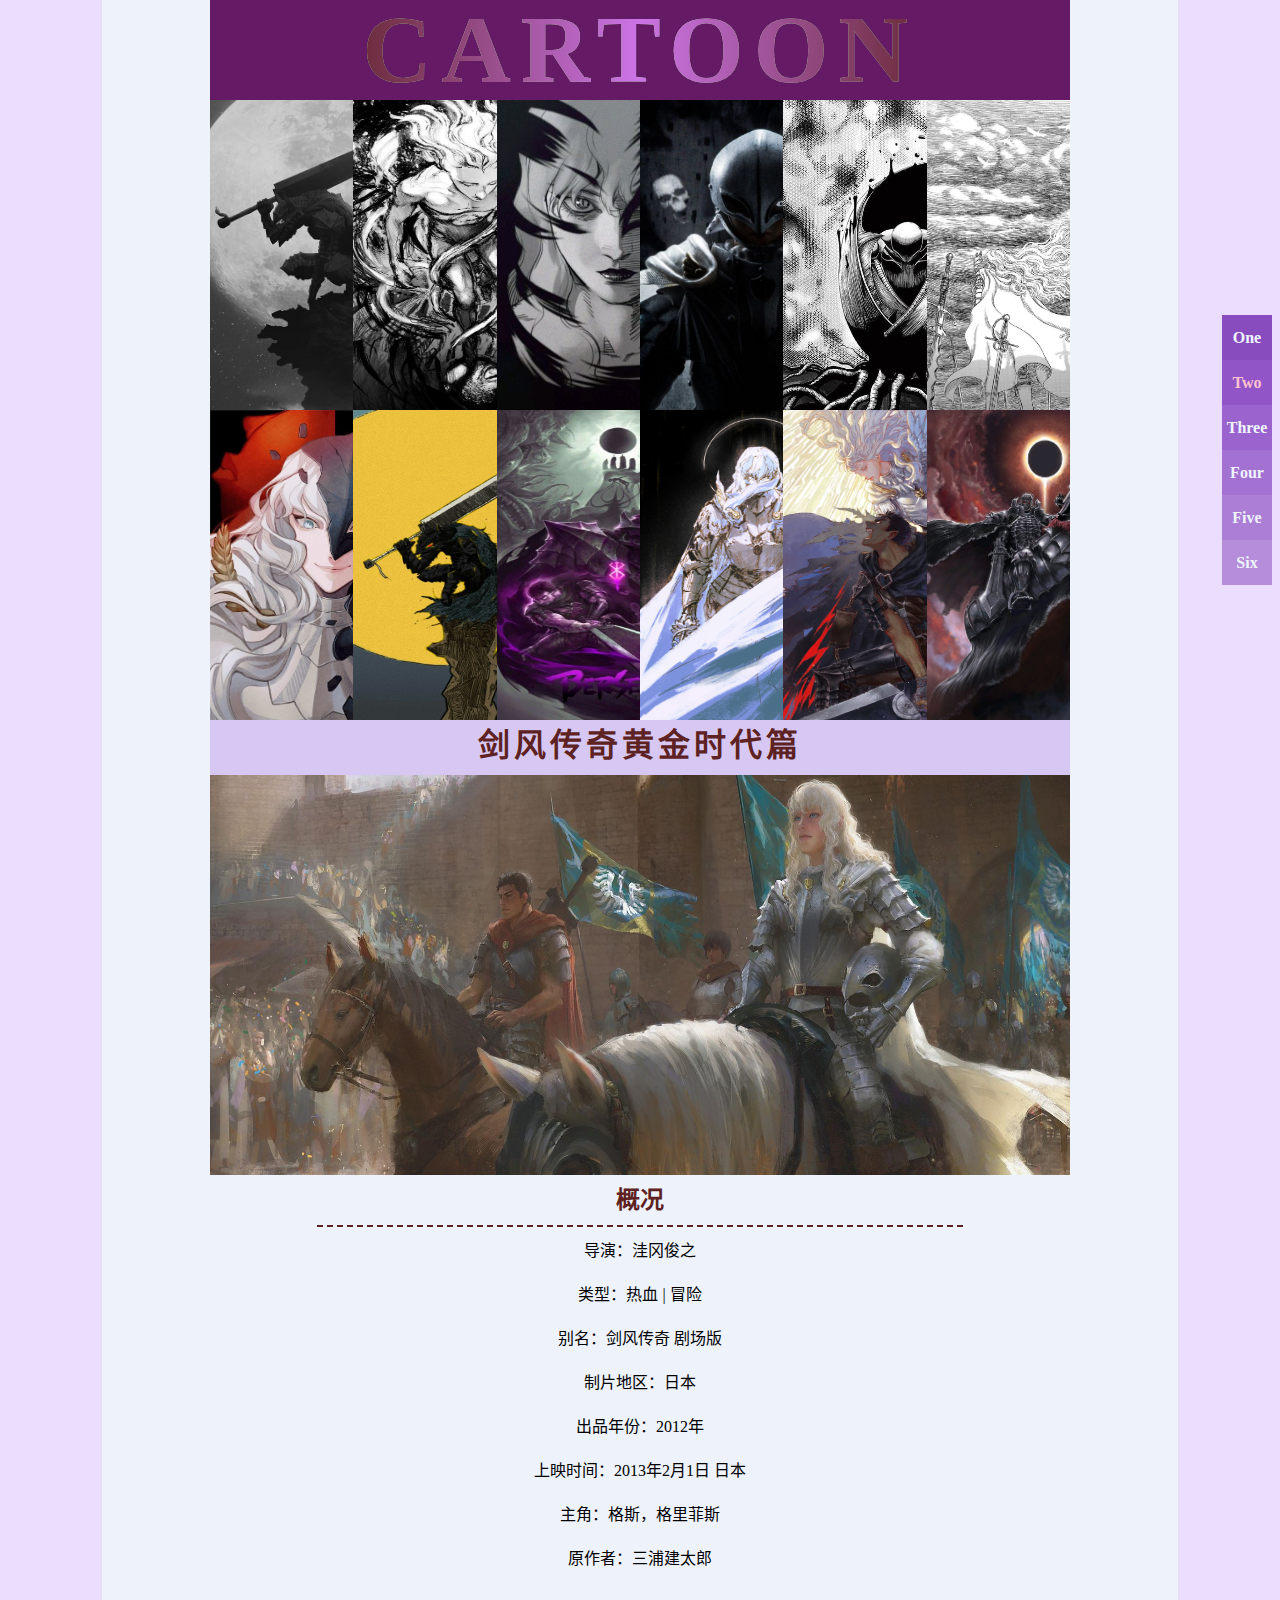
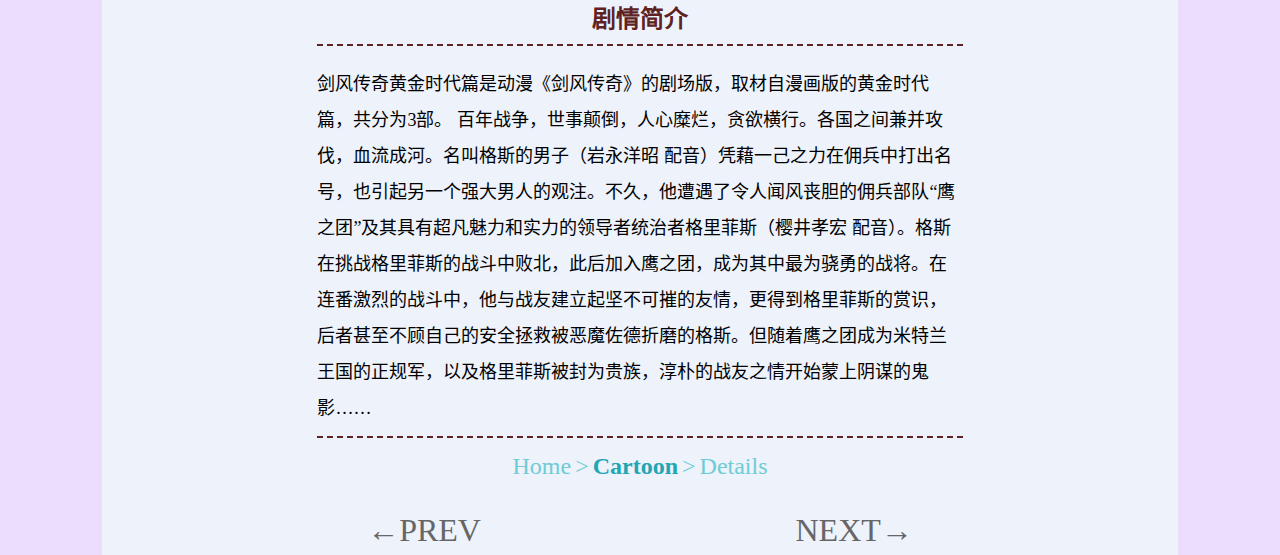
<file: html/secondary_page.html>
<!DOCTYPE html>
<html lang="zh-cn">
<head>
    <meta charset="UTF-8" />
    <meta http-equiv="X-UA-Compatible" content="IE=edge" />
    <meta name="viewport" content="width=device-width, initial-scale=1.0" />
    <title>二级页面</title>
    <link rel="stylesheet" href="../css/DaoHangLan.css" />
    <link rel="stylesheet" href="../css/DiBuDaoHang.css" />
    <link rel="stylesheet" href="../css/渐变文字.css" />
    <link rel="stylesheet" href="../css/面包屑.css" />
    <style>
        * {
            margin: 0;
            padding: 0;
        }

        body {
            background-color: #ebddfe;
        }

        .wai {
            width: 84%;
            background-color: #edf2fb;
            /* 让剑风传奇黄金时代篇等内容居中 */
            text-align: center;
            /* 让自己居中 */
            margin: 0 auto;
            /* margin-top: 8px; */
            display: flex;
            flex-direction: column;
            /* 让子元素在侧轴上居中 */
            align-items: center;
        }

        /* 顶部Cartoon */
        .sch {
            width: 80%;
        }
        /* .sch::after {
        top: 8px;
        } */

        #jfcq {
            background-color: #d7c8f3;
            height: 50px;
            font-size: xx-large;
            font-weight: 700;
            color: #5e2222;
            line-height: 50px;
            padding-bottom: 5px;
            width: 80%;
            margin: 0 auto;
            letter-spacing: 4px;
        }
        .shuifen:hover {
            /* outline: 3000px groove #e7d8f7; */
            box-shadow: 2px 2px 6px 1px #b88ae6;
            /* 阴影出现经过0.4s，0.1s后开始出现 */
            /* 鼠标进入切换图片*/
            content: url(../images/secondary_page/剑风传奇.jpg);
            transition: all 0.3s;
        }
        #gaikuang {
            font-weight: 700;
            font-size: x-large;
            /* background-color: #ffffe0; */
            height: 30px;
            line-height: 30px;
            color: #5e2222;
            width: 60%;
            padding-bottom: 10px;
            border-bottom: 2px dashed #5e2222;
            margin: 10px 0 auto;
        }
        p {
            margin: 10px auto;
        }

        .juqing {
            border-bottom: 2px dashed #5e2222;
            width: 60%;
            margin-top: 20px;
            padding-bottom: 10px;
            color: #5e2222;
        }
        .jqjj {
            width: 60%;
            text-align: left;
            margin: 20px auto 15px;
            /* 设置段落内行间距 */
            /* line-height: 4em; */
            font: 18px/2em "宋体";
            padding-bottom: 10px;
            border-bottom: 2px dashed #5e2222;
        }

        /* 黑白百叶窗 */
        .a {
            width: 80%;
            height: 310px;
            display: flex;
            justify-content: center;
            overflow: hidden;
            background-color: rgb(186, 141, 228);
        }

        .b {
            overflow: hidden;
            transition: 0.3s;
            /*这里是为了在宽屏上填充空隙,与.b img里的flex-grow配和使用*/
            /* flex-grow: 1; */
            /* display: flex; */
        }

        .b:hover {
            /* 如果剩余空间不够,0元素不缩小,默认1元素缩小 */
            flex-shrink: 0;
            /* 如有有剩余空间,1元素扩大,默认0不扩大 */
            /* flex-grow: 1; */
        }

        .b img {
            width: 239px;
            height: 310px;
            /* 这里是为了在宽屏上填充空隙 */
            /* flex-grow: 1; */
        }

        /* 彩色百叶窗 */
        .baiye {
            /* width: 1000px; */
            width: 80%;
            height: 310px;
            background-color: thistle;
        }

        .baiye1 {
            width: 100%;
            /* background-color: aqua; */
            height: 310px;
            /* 溢出的图片隐藏 */
            overflow: hidden;
            list-style: none;
            /* 利用flex布局默认阻止图片换行 */
            display: flex;
        }

        .baiye1 li {
            position: relative;
            float: left;
            /* 6张图，5个li，每个li占据父ul——.baiye1的16.67%宽度,ul的宽度是100%的div*/
            width: 16.67%;
            height: 310px;
            /* 控制hover时li变化的时间 */
            transition: all 0.3s;
        }

        /* 怀疑在宽屏上显示会有问题，最后一张图hover的时候可能会露出底部颜色
        设置仅在1400px屏幕宽度内彩色百叶窗有效果 */
        @media (max-width: 1400px) {
            .baiye1:hover li {
                /* 外层ul在hover时减小所有li的宽度，为下面那个单独变大的li提供空间 */
                /* 这个和下面两个width值感觉不好调，在大屏显示器上可能会产生问题，目前我笔记本上没问题 */
                /* width: 165px; */
                width: 15%;
            }

            .baiye1 li:hover {
                /* 鼠标悬停到某一个li时,这个li变成图片的宽度，则完全显示图片 */
                /* 利用css层叠让那个原本因为外层ul在hover时减小的li全部展现出来 */
                width: 235px;
            }
        }
    </style>
</head>
<body>
    <!-- 右侧导航栏 -->
    <div class="rightbar">
        <a href="../index.html">
            <div class="rightbar1">One</div>
        </a>
        <a href="#">
            <div class="rightbar2" style="color: pink">Two</div>
        </a>
        <a href="tertiary_page.html">
            <div class="rightbar3">Three</div>
        </a>
        <a href="course.html">
            <div class="rightbar4">Four</div>
        </a>
        <a href="tabs.html">
            <div class="rightbar5">Five</div>
        </a>
        <a href="myself.html">
            <div class="rightbar6">Six</div>
        </a>
    </div>

    <!-- 内容区域 -->
    <div class="wai" id="jf">
        <!-- 顶部动画主题栏 -->
        <div class="sch">CARTOON</div>

        <!-- 黑白百叶窗 -->
        <div class="a">
            <div class="b">
                <img
                    src="../images/secondary_page/黑白 (1).jpg"
                    alt="图丢失"
                />
            </div>
            <div class="b">
                <img
                    src="../images/secondary_page/黑白 (2).jpg"
                    alt="图丢失"
                />
            </div>
            <div class="b">
                <img
                    src="../images/secondary_page/黑白 (3).jpg"
                    alt="图丢失"
                />
            </div>
            <div class="b">
                <img
                    src="../images/secondary_page/黑白 (4).jpg"
                    alt="图丢失"
                />
            </div>
            <div class="b">
                <img
                    src="../images/secondary_page/黑白 (5).jpg"
                    alt="图丢失"
                />
            </div>
            <div class="b">
                <img
                    src="../images/secondary_page/黑白 (6).jpg"
                    alt="图丢失"
                />
            </div>
        </div>

        <!-- 彩色百叶窗 -->
        <div class="baiye">
            <ul class="baiye1">
                <li>
                    <img
                        src="../images/secondary_page/彩色 (1).jpg"
                        alt="图丢失"
                        width="235px"
                        height="310px"
                    />
                </li>
                <li>
                    <img
                        src="../images/secondary_page/彩色 (2).jpg"
                        alt="图丢失"
                        width="235px"
                        height="310px"
                    />
                </li>
                <li>
                    <img
                        src="../images/secondary_page/彩色 (3).jpg"
                        alt="图丢失"
                        width="235px"
                        height="310px"
                    />
                </li>
                <li>
                    <img
                        src="../images/secondary_page/彩色 (4).jpg"
                        alt="图丢失"
                        width="235px"
                        height="310px"
                    />
                </li>
                <li>
                    <img
                        src="../images/secondary_page/彩色 (5).jpg"
                        alt="图丢失"
                        width="235px"
                        height="310px"
                    />
                </li>
                <li>
                    <img
                        src="../images/secondary_page/彩色 (6).jpg"
                        alt="图丢失"
                        width="235px"
                        height="310px"
                    />
                </li>
            </ul>
        </div>

        <!-- 内容开始 -->
        <p id="jfcq">剑风传奇黄金时代篇</p>
        <img
            class="shuifen"
            src="../images/secondary_page/glfse.jpg"
            alt="剑风传奇图"
            width="80%"
            height="400px"
        />
        <p id="gaikuang">概况</p>
        <p>导演：洼冈俊之</p>
        <p>类型：热血 | 冒险</p>
        <p>别名：剑风传奇 剧场版</p>
        <p>制片地区：日本</p>
        <p>出品年份：2012年</p>
        <p>上映时间：2013年2月1日 日本</p>
        <p>主角：格斯，格里菲斯</p>
        <p>原作者：三浦建太郎</p>
        <h2 class="juqing">剧情简介</h2>
        <p class="jqjj">
            剑风传奇黄金时代篇是动漫《剑风传奇》的剧场版，取材自漫画版的黄金时代篇，共分为3部。
            百年战争，世事颠倒，人心糜烂，贪欲横行。各国之间兼并攻伐，血流成河。名叫格斯的男子（岩永洋昭
            配音）凭藉一己之力在佣兵中打出名号，也引起另一个强大男人的观注。不久，他遭遇了令人闻风丧胆的佣兵部队“鹰之团”及其具有超凡魅力和实力的领导者统治者格里菲斯（樱井孝宏
            配音）。格斯在挑战格里菲斯的战斗中败北，此后加入鹰之团，成为其中最为骁勇的战将。在连番激烈的战斗中，他与战友建立起坚不可摧的友情，更得到格里菲斯的赏识，后者甚至不顾自己的安全拯救被恶魔佐德折磨的格斯。但随着鹰之团成为米特兰王国的正规军，以及格里菲斯被封为贵族，淳朴的战友之情开始蒙上阴谋的鬼影……
        </p>

        <!-- 面包屑 -->
        <div class="bread" style="margin-bottom: 35px">
            <a href="../index.html">Home</a>
            <span>&gt;</span>
            <a href="#">Cartoon</a>
            <span>&gt;</span>
            <a href="breadjs.html">Details</a>
        </div>

        <!-- PREV/NEXT -->
        <div class="dibudh">
            <a href="../index.html">
                <span class="prev">←PREV</span>
            </a>
            <a href="tertiary_page.html">
                <span class="next">NEXT→</span>
            </a>
        </div>
    </div>
</body>
</html>
</file>
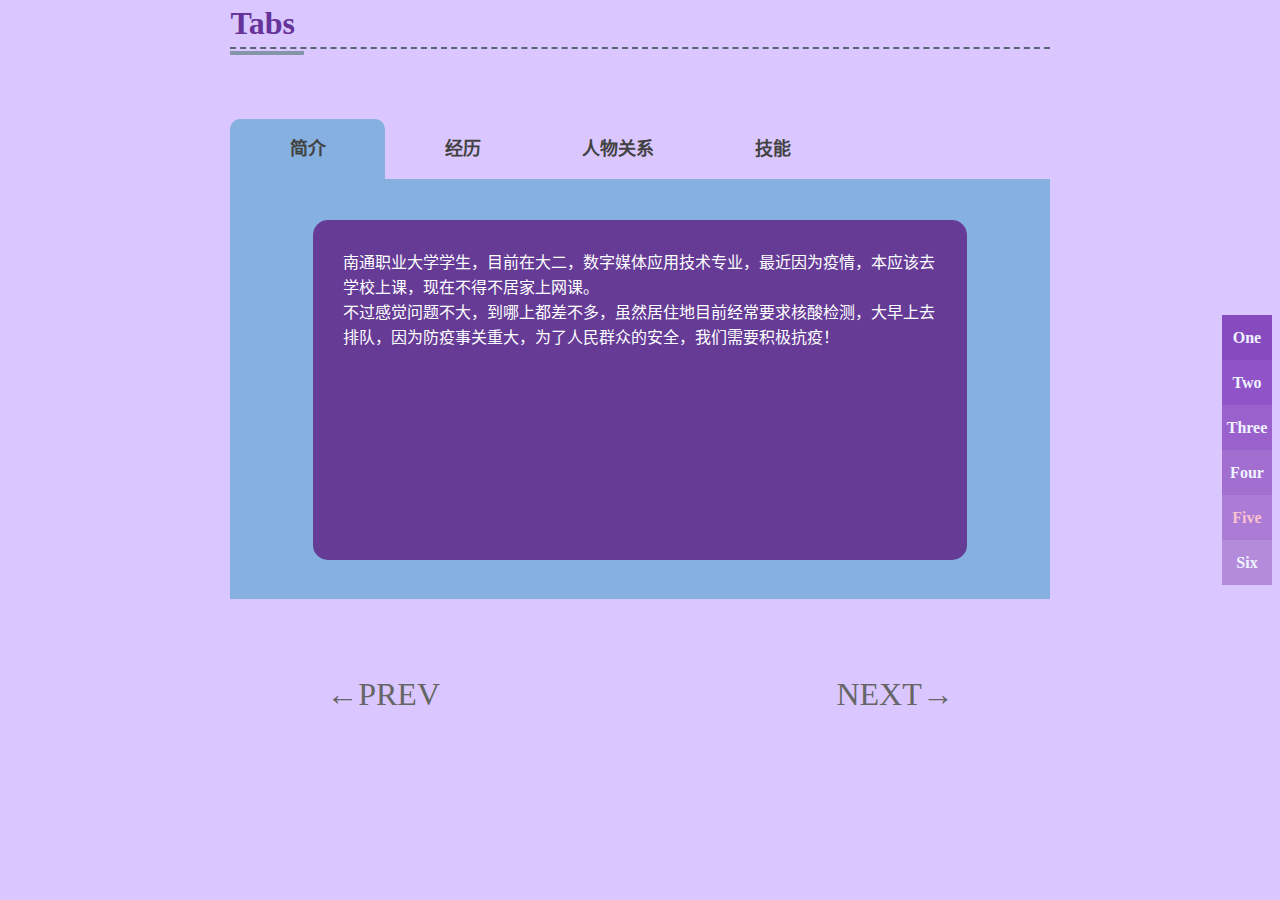
<file: html/tabs.html>
<!DOCTYPE html>
<html lang="zh-cn">
<head>
    <meta charset="UTF-8" />
    <meta http-equiv="X-UA-Compatible" content="IE=edge" />
    <meta name="viewport" content="width=device-width, initial-scale=1.0" />
    <title>js切换tab</title>
    <link rel="stylesheet" href="../css/DiBuDaoHang.css">
	<link rel="stylesheet" href="../css/DaoHangLan.css">
    <style>
        * {
            margin: 0;
            padding: 0;
            box-sizing: border-box;
        }
        body {
            /* background-color: #a4d38b; */
            /* background-color: #c8b1e4; */
            background-color: #dac7ff;
        }
		#long-wz {
			position: relative;
			width: 64%;
			color: rebeccapurple;
/*			background-color: antiquewhite;*/
			padding-bottom: 5px;
			padding-top: 5px;
			margin: auto;
/*			border-bottom-left-radius: 10px;*/
/*			border-bottom-right-radius: 10px;*/
			border-bottom:2px dashed #576574;
		}
		#long-wz::before {
			content: '';
			position: absolute;
			width: 9%;
			height: 4px;
			background-color: #8395a7;
			top: 51px;
			transition: 0.3s; 
		}
		#long-wz:hover::before {
			width: 100%;
		}
        .tab-control {
            width: 64%;
            height: 500px;
            /* background: red; */
            margin: 70px auto 60px;
        }
        .tab-item {
            width: 620px;
            height: 60px;
            /* background-color: bisque; */
        }
        .tab-item div {
            width: 155px;
            height: 60px;
            /* background-color: blue; */
            color: #424242;
            font-size: 18px;
            font-weight: bold;
            text-align: center;
            line-height: 60px;
            cursor: pointer;
            border-top-left-radius: 10px;
            border-top-right-radius: 10px;
            /* 去除由空格产生的间隙 */
            float: left;
        }

        .tab-item div:hover {
            background-color: #86b0df;
            /* background-color: #80cbc4; */
        }

        .active {
            background-color: #86b0df;
        }
        .tab-content {
            width: 100%;
            height: 420px;
            background-color: #86b0df;
            border: 1px solid transparent;
            box-sizing: border-box;
        }
        .tab-content div {
/*            width: 680px;*/
			width: 80%;
            height: 340px;
            background-color: #653b96;
            margin: 40px auto;
            display: none;
            padding: 30px;
            box-sizing: border-box;
            color: #ffffff;
            font-size: 16px;
            line-height: 25px;
            border-radius: 15px;
            text-align: left;
        }

        li {
/*            list-style: inside;*/
			list-style: none;
        }

        .prev:hover,
        .next:hover {
            color: #512d62e8;
        }
    </style>

    <script>
        window.onload = function () {
            var tabItem = document.getElementsByClassName("tab-item");
            var item = tabItem[0].getElementsByTagName("div");

            var tabContent = document.getElementsByClassName("tab-content");
            var content = tabContent[0].getElementsByTagName("div");

            //给三个选项添加点击事件
            for (let i = 0; i < item.length; i++) {
                //记录当前选项下标
                item[i].index = i;
                item[i].onclick = function () {
                    // alert(this);

                    //清除其他的样式
                    for (let j = 0; j < item.length; j++) {
                        item[j].className = "";
                        content[j].style.display = "none";
                    }
                    this.className = "active";
                    content[item[i].index].style.display = "block";
                };
            }
        };
    </script>
</head>
<body>
	<!--一个变长效果-->
	<h1 id="long-wz">
		Tabs
	</h1>
	<!--js切换tab效果-->
    <div class="tab-control">
        <div class="tab-item">
            <div class="active">简介</div>
            <div>经历</div>
            <div>人物关系</div>
            <div>技能</div>
        </div>

        <div class="tab-content">
            <div style="display: block">
                南通职业大学学生，目前在大二，数字媒体应用技术专业，最近因为疫情，本应该去学校上课，现在不得不居家上网课。<br />
                不过感觉问题不大，到哪上都差不多，虽然居住地目前经常要求核酸检测，大早上去排队，因为防疫事关重大，为了人民群众的安全，我们需要积极抗疫！
            </div>

            <div>
                刘赢，出生于浙江衢州的一家医院，小时候因为父母工作变动，四处奔走，最后定居在苏州。<br />
                经过小学6年，初中3年，中考，高中3年，高考之后来到了南通上大专，现在不知不觉21岁了。
            </div>

            <div>
                <ul>
                    <li>父亲：xxx(来自安徽)</li>
                    <li>母亲：xxx(来自浙江)</li>
                    <li>表哥：xxx(来自浙江)</li>
                    <li>老舅：xxx(来自浙江)</li>
                    <li>大姨：xxx(来自浙江)</li>
                </ul>
            </div>

            <div>
                偶尔去踢踢足球，虽然经常被队车吊打，但作为散客早已习惯。<br />
                时间：一般在晚上。<br />
                状态：时好时坏，目前基本没有很好的状态。
            </div>
        </div>
    </div>

    <!-- PREV/NEXT -->
    <div class="dibudh">
        <a href="course.html">
            <span class="prev">←PREV</span>
        </a>
        <a href="myself.html">
            <span class="next">NEXT→</span>
        </a>
    </div>
	
	<!-- 右侧导航栏 -->
    <div class="rightbar">
        <a href="../index.html">
            <div class="rightbar1">One</div>
        </a>
        <a href="secondary_page.html">
            <div class="rightbar2">Two</div>
        </a>
        <a href="#">
            <div class="rightbar3">Three</div>
        </a>
        <a href="course.html">
            <div class="rightbar4">Four</div>
        </a>
        <a href="tabs.html">
            <div class="rightbar5" style="color: pink;">Five</div>
        </a>
        <a href="myself.html">
            <div class="rightbar6">Six</div>
        </a>
    </div>
</body>
</html>
</file>
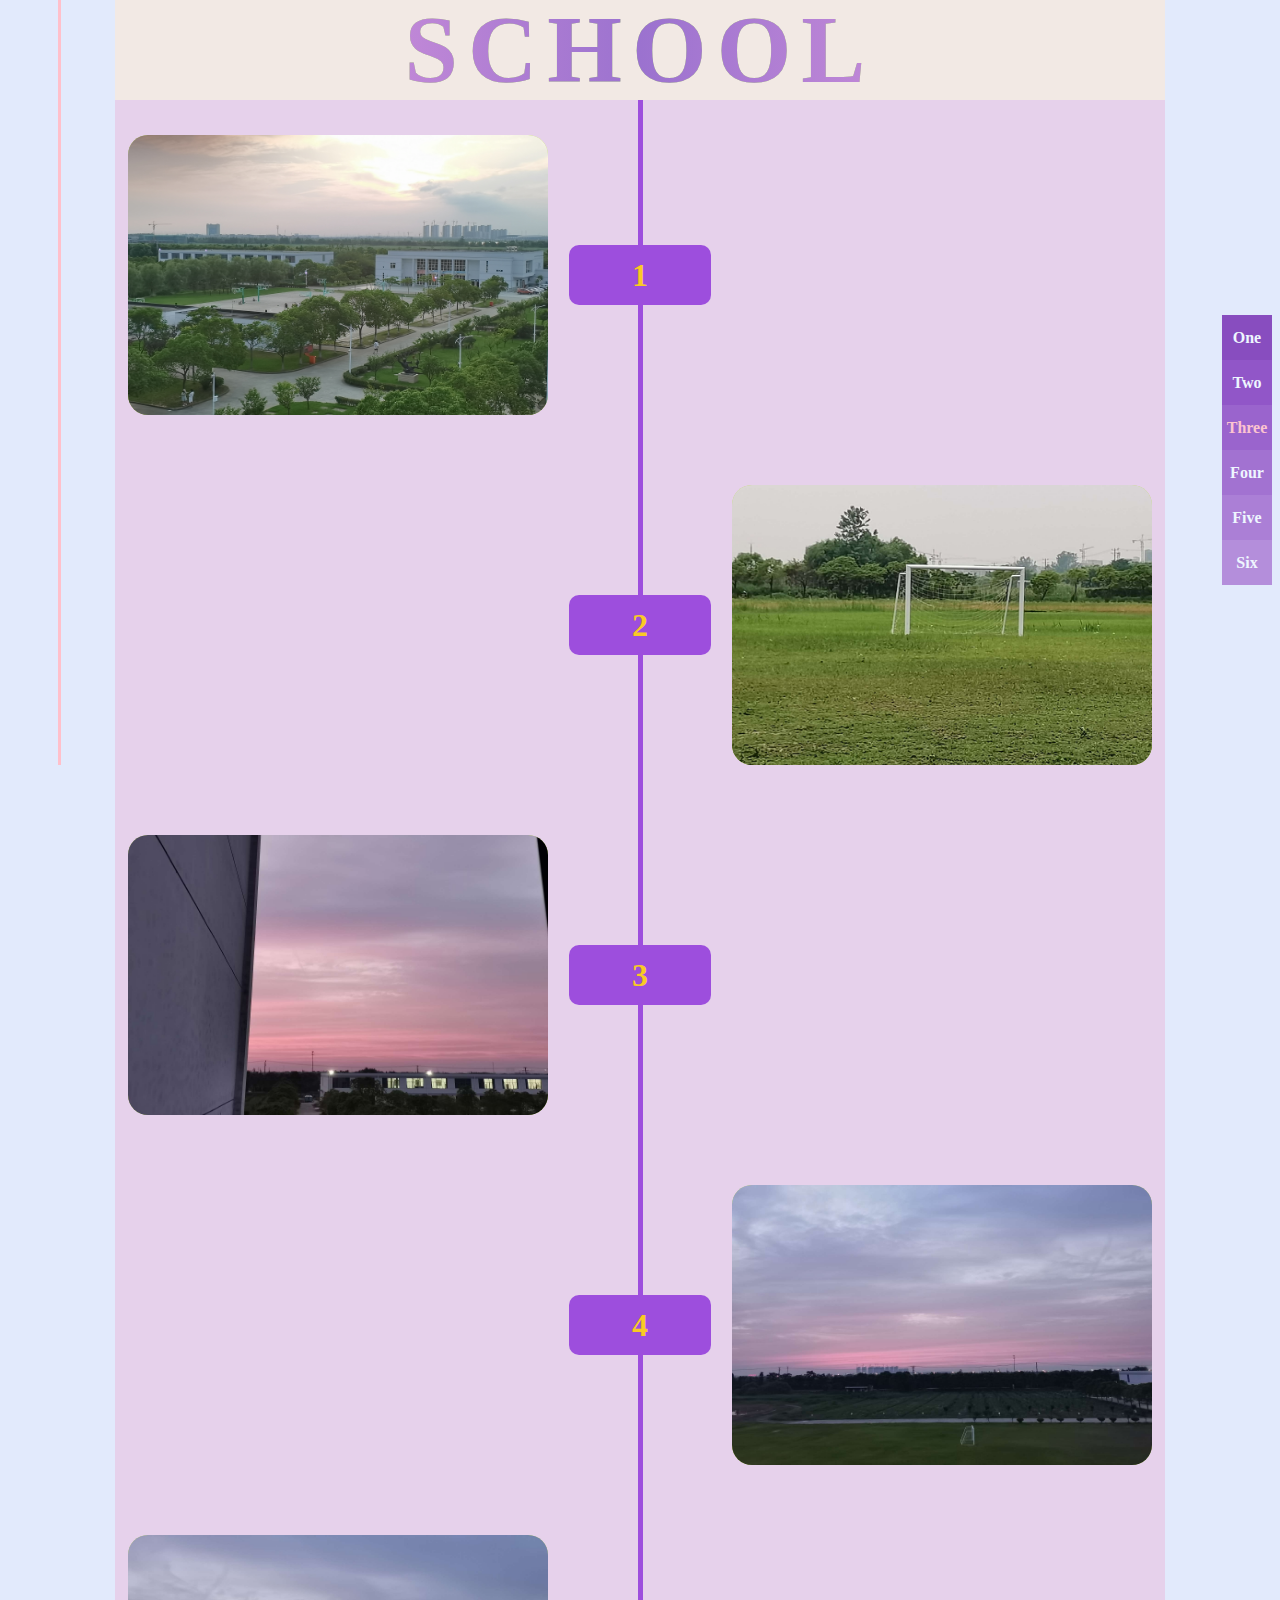
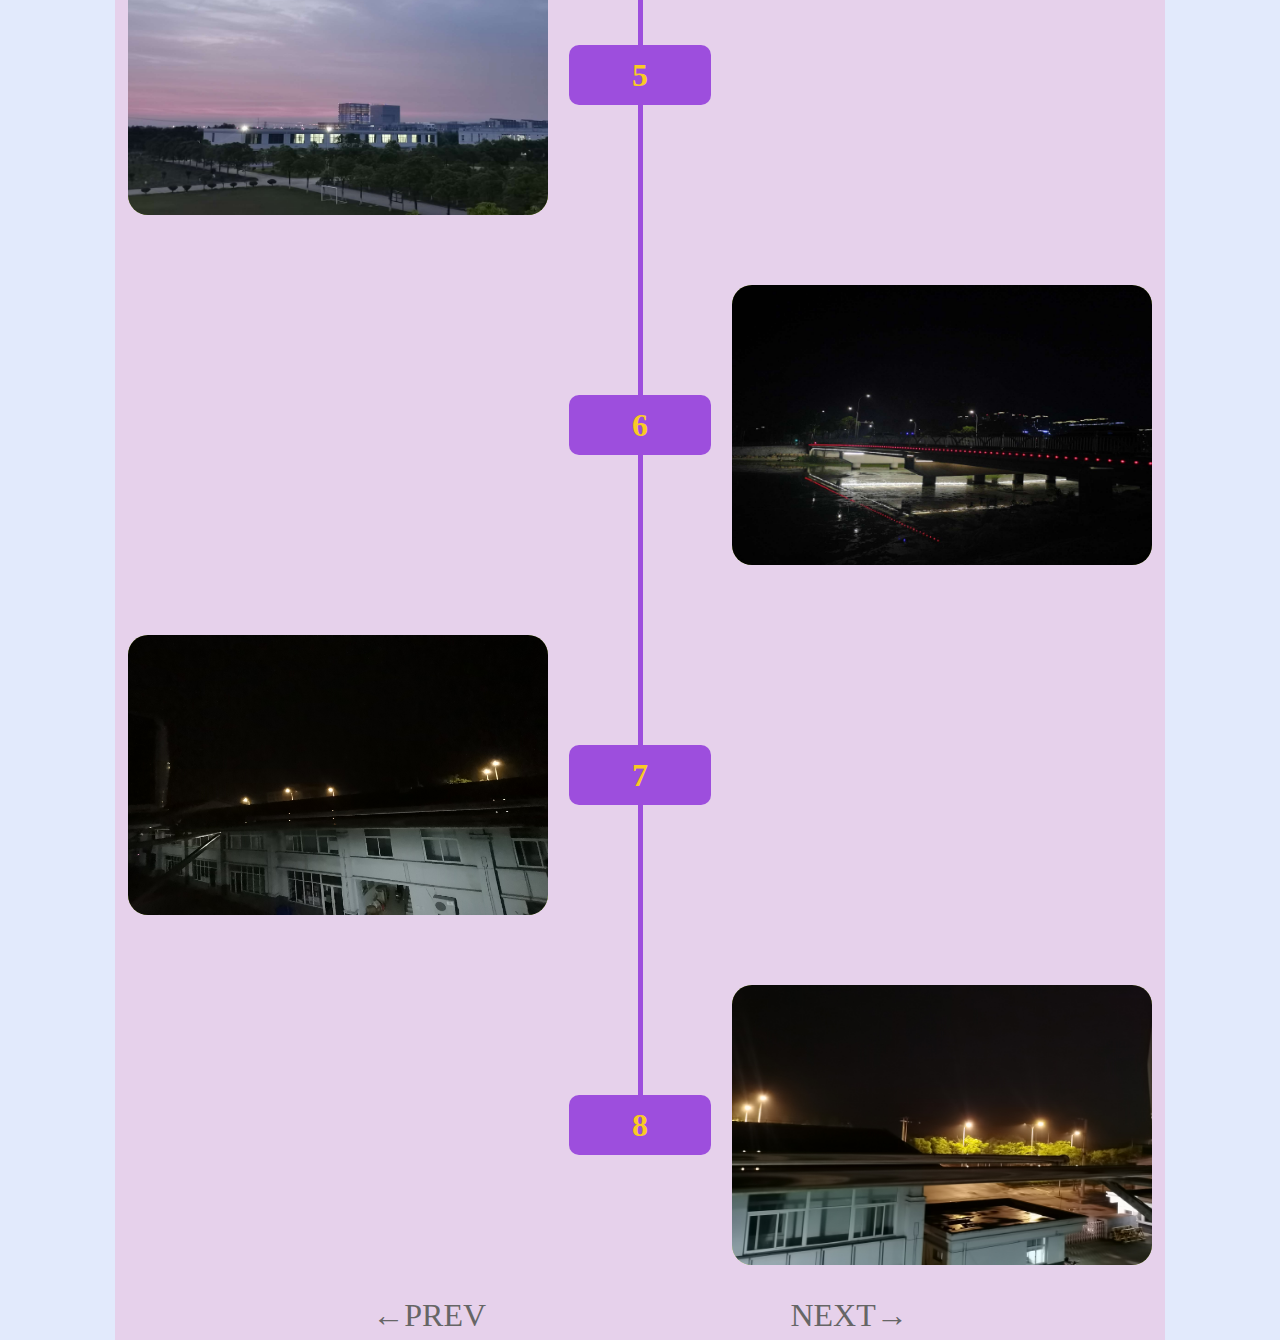
<file: html/tertiary_page.html>
<!DOCTYPE html>
<html lang="zh-cn">
<head>
    <meta charset="UTF-8" />
    <meta http-equiv="X-UA-Compatible" content="IE=edge" />
    <meta name="viewport" content="width=device-width, initial-scale=1.0" />
    <title>三级页面</title>
    <link rel="stylesheet" href="../css/DaoHangLan.css" />
    <link rel="stylesheet" href="../css/DiBuDaoHang.css">
    <link rel="stylesheet" href="../css/BackToTop.css">
    <!-- 引入Font class字体图标 -->
    <link rel="stylesheet" href="https://at.alicdn.com/t/font_3061954_8i7vuqee1mn.css">
    <style>
        body {
            padding: 0;
            margin: 0;
            /* background-color: #e8ffe8; */
            background-color: #e2eafc;
        }

        .zong {
            max-width: 82%;
            /* 可以给背景盒子一个高度,目前是通过子盒子来撑开 */
            /* height: 3500px; */
            box-sizing: border-box;
            margin: auto;
            display: flex;
            flex-direction: column;
            background-color: rgb(230, 209, 235);
        }

        .you img {
            position: relative;
            top: 50%;
            width: 100%;
            height: 100%;
            border-radius: 10px;
            transform: translateY(-50%);
        }

        /* wai最为父盒子包裹住左中右三个盒子 */
        .wai {
            width: 100%;
            height: 350px;
            /* background-color: skyblue; */
            margin: 0 auto;
            display: flex;
            justify-content: space-evenly;
            align-items: center;
        }

        .zuo {
            width: 40%;
            height: 80%;
            /* background-color: #ccc; */
        }

        .zhong {
            width: 15%;
            height: 80%;
            /* background-color: #fff; */
            display: flex;
            flex-direction: column;
        }

        .zhong p {
            background-color: pink;
            width: 90%;
            height: 60px;
            background-color: #9d4edd;
            color: #f9ca24;
            line-height: 60px;
            text-align: center;
            border-radius: 10px;
            font-size: 200%;
            font-weight: 700;
            /* 上下分配相同的距离,应该是借助上面zhong的flex来实现*/
            margin: auto;
            /* 这个1,2,3..矩形框要在中线上面显示 */
            z-index: 1;
        }

        .you {
            width: 40%;
            height: 80%;
            background-color: rgb(195, 224, 100);
            border-radius: 20px;
            /* 居中图片 */
            text-align: center;
            /* 万一有溢出的部分图片则隐藏 */
            overflow: hidden;
        }

        /* flex子项的默认order属性值是0 */
        /* 1,3...奇数行中的图片通过order: -1;在主轴上排序到第1个来显示 */
        .wai:nth-child(odd) .you,
        .wai:nth-child(odd) .you,
        .wai:nth-child(odd) .you,
        .wai:nth-child(odd) .you {
            order: -1;
        }

        .wai:nth-child(odd) .zhong,
        .wai:nth-child(odd) .zhong,
        .wai:nth-child(odd) .zhong,
        .wai:nth-child(odd) .zhong {
            order: 0;
        }

        .wai:nth-child(odd) .zuo,
        .wai:nth-child(odd) .zuo,
        .wai:nth-child(odd) .zuo,
        .wai:nth-child(odd) .zuo {
            order: 1;
        }

        /* 中线 */
        .xian {
            position: absolute;
            width: 5px;
            background-color: #9d4edd;
            z-index: 0;
            height:2600px;
            left: 0;
            right: 0;
            margin: auto;
            margin-top: 100px;
        }


        /* 校园主题栏 */
        .sch {
            box-sizing: border-box;
            width: 100%;
            height: 100px;
            background-color: #f2e9e4;
            color: #aad576;
            margin: 0 auto;
            text-align: center;
            line-height: 100px;
            font-size: 6rem;
            letter-spacing: 10px;
            font-weight: 600;
        }

        .sch::after {
            font-weight: 600;
            content: "SCHOOL";
            position: absolute;
            top: 0;
            left: 0;
            right: 0;
            text-align: center;
            color: transparent;
            /* 将颜色剪切到文字中 */
            background-clip: text;
            -webkit-background-clip: text;
            /* 从左到右给个颜色渐变 */
            background-image: linear-gradient(
                to right,
                #fface4,
                #9b72cf,
                #fface4
            );
            /* clip-path: circle(6% at 50% 55%); */
            /* infinite无限循环运动 */
            animation: move 6s infinite ease-in-out;
        }
        @keyframes move {
            /* circle是将元素剪切为一个圆形，如clip-path: circle(6% at 36% 55%)，6%这里表示圆的直径是屏幕宽的6%，36% 55%表示圆心(x,y)的位置，x是屏幕宽从左到右边36%，y是父元素高度100px从上往下55%。 */
            /* 通过x轴坐标百分数的变化实现圆心位置的移动 */
            0% {
                clip-path: circle(6% at 36% 55%);
            }
            50% {
                clip-path: circle(6% at 65% 55%);
            }
            100% {
                clip-path: circle(6% at 36% 55%);
            }
        }

        .prev:hover,
        .next:hover {
            color: #48245ae8;
        }
    </style>
</head>
<body>
    <!-- 右侧导航栏 -->
    <div class="rightbar">
        <a href="../index.html">
            <div class="rightbar1">One</div>
        </a>
        <a href="secondary_page.html">
            <div class="rightbar2">Two</div>
        </a>
        <a href="#">
            <div class="rightbar3" style="color: pink;">Three</div>
        </a>
        <a href="course.html">
            <div class="rightbar4">Four</div>
        </a>
        <a href="tabs.html">
            <div class="rightbar5">Five</div>
        </a>
        <a href="myself.html">
            <div class="rightbar6">Six</div>
        </a>
    </div>


    <!-- 校园图 -->
    <div class="zong">
        <!-- 中线 -->
        <div class="xian"></div>

        <!-- 顶部校园主题栏 -->
        <div class="sch">
            SCHOOL
        </div>

        <!-- 校园图开始 -->
        <div class="wai">
            <div class="zuo"></div>
            <div class="zhong">
                <p>1</p>
            </div>
            <div class="you">
                <img src="../images/tertiary_page/校园 (1).jpg" alt="" />
            </div>
        </div>

        <div class="wai">
            <div class="zuo"></div>
            <div class="zhong">
                <p>2</p>
            </div>
            <div class="you">
                <img src="../images/tertiary_page/校园 (2).jpg" alt="" />
            </div>
        </div>

        <div class="wai">
            <div class="zuo"></div>
            <div class="zhong">
                <p>3</p>
            </div>
            <div class="you">
                <img src="../images/tertiary_page/校园 (3).jpg" alt="" />
            </div>
        </div>

        <div class="wai">
            <div class="zuo"></div>
            <div class="zhong">
                <p>4</p>
            </div>
            <div class="you">
                <img src="../images/tertiary_page/校园 (4).jpg" alt="" />
            </div>
        </div>

        <div class="wai">
            <div class="zuo"></div>
            <div class="zhong">
                <p>5</p>
            </div>
            <div class="you">
                <img src="../images/tertiary_page/校园 (5).jpg" alt="" />
            </div>
        </div>

        <div class="wai">
            <div class="zuo"></div>
            <div class="zhong">
                <p>6</p>
            </div>
            <div class="you">
                <img src="../images/tertiary_page/校园 (6).jpg" alt="" />
            </div>
        </div>

        <div class="wai">
            <div class="zuo"></div>
            <div class="zhong">
                <p>7</p>
            </div>
            <div class="you">
                <img src="../images/tertiary_page/校园 (7).jpg" alt="" />
            </div>
        </div>

        <div class="wai">
            <div class="zuo"></div>
            <div class="zhong">
                <p>8</p>
            </div>
            <div class="you">
                <img src="../images/tertiary_page/校园 (8).jpg" alt="" />
            </div>
        </div>

        <!-- 返回顶部线 -->
        <div class="db">
            <!-- 返回顶部字体图标 -->
            <a href="#top" class="db1">
                <i class="iconfont icon-jiantou-xiangshang"></i>
            </a>
        </div>

        <!-- PREV/NEXT -->
        <div class="dibudh">
            <a href="secondary_page.html">
                <span class="prev">←PREV</span>
            </a>
            <a href="course.html">
                <span class="next">NEXT→</span>
            </a>
        </div>
    </div>
</body>
</html>
</file>
<file: css/渐变文字.css>
/* 校园主题栏 */
    .sch {
        box-sizing: border-box;
        width: 80%;
        height: 100px;
        background-color: #641a64;
        color: #a2d693;
        margin: 0 auto;
        text-align: center;
        line-height: 100px;
        font-size: 6rem;
        letter-spacing: 10px;
        font-weight: 600;
    }

    .sch::after {
        font-weight: 600;
        content: "CARTOON";
        position: absolute;
        top: 0;
        left: 0;
        right: 0;
        text-align: center;
        color: transparent;
        /* 将颜色剪切到文字中 */
        background-clip: text;
        -webkit-background-clip: text;
        /* 从左到右给个颜色渐变 */
        background-image: linear-gradient(
            to right,
            #cc74e7,
            #5e2222,
            #cc74e7,
            #5e2222,
            #cc74e7
        );
        /* clip-path: circle(6% at 50% 55%); */
        /* infinite无限循环运动 */
        animation: move 6s infinite ease-in-out;
    }
    @keyframes move {
        /* circle是将元素剪切为一个圆形，如clip-path: circle(6% at 36% 55%)，6%这里表示圆的直径是屏幕宽的6%，36% 55%表示圆心(x,y)的位置，x是屏幕宽从左到右边36%，y是父元素高度100px从上往下55%。 */
        /* 通过x轴坐标百分数的变化实现圆心位置的移动 */
        0% {
            clip-path: circle(6% at 36% 55%);
        }
        50% {
            clip-path: circle(6% at 65% 55%);
        }
        100% {
            clip-path: circle(6% at 36% 55%);
        }
    }
</file>
<file: css/rom渐变.css>
/* rom渐变 */
.rom {
    position: relative;
    /* background-color: #ad84c97e; */
    color: #414088;
    overflow: hidden;
}

.rom::before {
    content: "";
    position: absolute;
    /* top: -100px; */
    left: 0;
    width: 400px;
    height: 50px;
    /* 这边从上到下给个由透明到白色再到透明的渐变 */
    background: linear-gradient(
        rgba(255, 255, 255, 0),
        rgba(255, 255, 255, 0.3),
        rgba(255, 255, 255, 0)
    );
    transform: rotate(45deg) translate(0, 200px);
    transition: 0.8s;
}
.rom:hover::before {
    transform: rotate(45deg) translate(0, -100px);
    /* transition: 3s; */
}
.rom::after {
    font-weight: 600;
    content: "Rom";
    position: absolute;
    top: 0;
    left: 0;
    right: 0;
    text-align: center;
    color: transparent;
    /* 将颜色剪切到文字中 */
    background-clip: text;
    -webkit-background-clip: text;
    /* 从左到右给个颜色渐变 */
    background-image: linear-gradient(
        to right,
        #381d1d,
        #5e2222,
        #381d1d,
        #5e2222,
        #381d1d
    );
    /* clip-path: circle(6% at 50% 55%); */
    /* infinite无限循环运动 */
    animation: move1 7.2s infinite ease;
}
@keyframes move1 {
    /* circle是将元素剪切为一个圆形，如clip-path: circle(6% at 36% 55%)，6%这里表示圆的直径是父元素的6%，36% 55%表示圆心(x,y)的位置，x是父元素宽从左到右边36%，y是父元素高度100px从上往下55%。 */
    /* 通过x轴坐标百分数的变化实现圆心位置的移动 */
    0% {
        clip-path: circle(7% at 75% 60%);
    }
    25% {
        clip-path: circle(16% at 50% 57%);
    }
    50% {
        clip-path: circle(7% at 25% 57%);
    }
    75% {
        clip-path: circle(16% at 50% 57%);
    }
    100% {
        clip-path: circle(7% at 75% 60%);
    }
    /* 0% {
        clip-path: circle(7% at 25% 57%);
    }
    25% {
        clip-path: circle(16% at 50% 57%);
    }
    50% {
        clip-path: circle(7% at 75% 60%);
    }
    75% {
        clip-path: circle(16% at 50% 57%);
    }
    100% {
        clip-path: circle(7% at 25% 55%);
    } */

    /* 50% {
        clip-path: circle(10% at 65% 55%);
    } */
    /* 100% {
        clip-path: circle(16% at 85% 55%);
    } */
    /* 100% {
        clip-path: circle(6% at 36% 55%);
    } */
}
</file>
<file: css/homepage.css>
* {
    margin: 0;
    padding: 0;
}
a {
    text-decoration: none;
}

body {
    background-color: #577996;
}

/* 顶部渐变文字 */
.sch {
    width: 84%;
    background-color: #28334b;
    /* background-color: #3e2e53; */
    height: 120px;
    line-height: 120px;
    font-size: 6.5rem;
}
.sch::after {
    content: "HOMEPAGE";
    animation: move 7.2s infinite ease-in-out;
}
@keyframes move {
    /* circle是将元素剪切为一个圆形，如clip-path: circle(6% at 36% 55%)，6%这里表示圆的直径是屏幕宽的6%，36% 55%表示圆心(x,y)的位置，x是屏幕宽从左到右边36%，y是父元素高度100px从上往下55%。 */
    /* 通过x轴坐标百分数的变化实现圆心位置的移动 */
    0% {
        clip-path: circle(6% at 32% 55%);
    }
    50% {
        clip-path: circle(6% at 69% 55%);
    }
    100% {
        clip-path: circle(6% at 32% 55%);
    }
}

/* 顶部横导航栏 */
header {
    position: sticky;
    top: 0;
    display: flex;
    background-color: #778ca3;
    width: 84%;
    height: 60px;
    margin: 15px auto;
    z-index: 4;
    /* justify-content: space-around; */
    /* flex-shrink: 1; */
}

header > a {
    text-align: center;
    line-height: 60px;
    font-size: 2.2rem;
    font-weight: 600;
    flex: 1;
    color: #2f3542;
}
header > a:hover {
    background-color: rgb(146, 194, 233);
    color: #6d1010;
}
header > a:nth-child(4) {
    flex: 1.7;
    /* background-color: rgb(146, 194, 233); */
    /* color: pink; */
    font-size: 4rem;
}

/* home闪亮效果 */
header > a > .xpath {
    /* background-color: #522929; */
    position: relative;
    overflow: hidden;
}
.xpath::before {
    content: '';
    position: absolute;
    top: 0;
    left: 0;
    width: 30px;
    height: 100%;
    background: rgba(255, 255, 255, 0.5);
    transform: skewX(45deg) translateX(-4rem);
    transition: 0.5s;
}
.xpath:hover::before {
    transform: skewX(45deg) translate(11rem);
}

.zhanwei1 {
    position: relative;
    /* background-color: rgb(167, 126, 91); */
    width: 84%;
    /* height: 1128px; */
    height: 985px;
    margin: 15px auto 30px;
    display: flex;
    justify-content: space-between;
    /* flex-wrap: wrap; */
    flex-wrap: nowrap;
}
/* 竖导航栏 */
.shudao {
    background-color: rgb(145, 121, 145);
    height: 380px;
    display: flex;
    width: 16%;
    flex-direction: column;
    /* margin-right: 15px; */
    /* justify-content: space-between; */
    /* flex-grow: 1; */
}
.shudao > a {
    background-color: #434e66;
    text-align: center;
    width: 100%;
    font-size: 1.6rem;
    /* font-weight: 500; */
    letter-spacing: 1px;
    color: #c6c2c2;
    flex-grow: 1;
    line-height: 2.1;
    position: relative;
    transition: 0.1s;
}
.shudao > a:first-child {
    background-color: rgb(224, 224, 235);
    color: #2f3542;
    transition: 0.4s 0.1s;
}
.shudao:hover a:first-child {
    background-color: #434e66;
    color: #c6c2c2;
}
.shudao > a:hover {
    color: #2f3542 !important;
    background-color: rgb(224, 224, 235) !important;
    /* background-color: rgb(160, 166, 221); */
}

/* .homedb::before{
    content: "";
    background-color: rgba(110, 106, 106, 0.52);
    position: absolute;
    width: 100%;
    height: 100%;
    z-index: 2;
    left: 0;
    top: 50px;
} */
/* .bianse {
    position: absolute;
    width: 50px;
    height: 30px;
    z-index: 65;
    top: 30px;
    background-color: skyblue;
} */
/* .shudao a:nth-child(2):hover~.bianse{
    height: 10px;
    background-color: pink!important;
} */

/* 轮播图 */
#wrap ul {
    list-style: none;
}
#wrap {
    position: relative;
    background-color: rgb(109, 114, 112);
    /* width: 60%; */
    width: 668px;
    height: 380px;
    margin-right: 1.4%;
    margin-left: 1.4%;
    /* 空间有剩余时扩大轮播图填充剩余 */
    /* flex-grow: 1; */
    overflow: hidden;
}
#wrap .img-list img {
    width: 668px;
    cursor: pointer;
}
#wrap .img-list {
    display: flex;
    position: relative;
    left: 0px;
    width: 100%;
    height: 100%;
    transition: 0.5s ease;
    background-color: pink;
}

#wrap > .arrow a {
    position: absolute;
    top: 50%;
    transform: translate(0, -50%);
    display: block;
    width: 32px;
    height: 54px;
    background-color: rgba(0, 0, 0, 0.7);
    color: white;
    user-select: none;
    font-size: 25px;
    text-align: center;
    line-height: 54px;
    text-decoration: none;
}

#wrap > .arrow a.left {
    left: 0;
    border-radius: 0 5px 5px 0;
}

#wrap > .arrow a.right {
    right: 0;
    border-radius: 5px 0 0 5px;
}

.circle-list {
    /* background-color: #2a1f33; */
    display: flex;
    position: absolute;
    bottom: 10px;
    left: 50%;
    transform: translate(-50%, 0);
    width: fit-content;
    height: fit-content;
    z-index: 8;
}
.circle-list > .circle {
    margin: 0 4px;
    width: 24px;
    height: 24px;
    background-color: #ecf0f1;
    border-radius: 50%;
}

.circle-list > .circle.active {
    background-color: #e74c3c;
}

/* 右侧图片 */
.topri {
    position: sticky;
    top: 60px;
    right: 0;
    width: 21%;
    height: 510px;
    /* background-color: rgb(75, 68, 68); */
    background: url(../images/homepage/三部动漫图/死亡笔记三5.jpg) no-repeat;
    background-size: cover;
    background-position: center;
}

/* 轮播图下的长条图片 */
.longim {
    position: absolute;
    background-color: #333;
    width: 77.6%;
    height: 115px;
    left: 0;
    top: 395px;
    flex-grow: 1;
    flex-shrink: 1;
    background: url(../images/homepage/轮播图/黑契轮播2.jpg) no-repeat;
    background-size: cover;
    background-position: -330px;
    background-attachment: fixed;
}

/* 几个动漫 */
.dongman {
    position: absolute;
    left: 0;
    top: 525px;
    background-color: #333;
    width: 77.6%;
    height: 460px;
}
.dongman1 {
    /* background-color: #2f3542; */
    background-color: #30305da8;
    box-sizing: border-box;
    width: 100%;
    height: 60px;
    color: #cecece;
    text-align: right;
    font-size: 300%;
    line-height: 60px;
    padding-right: 4.8%;
    user-select: none;
}
.dongman2 {
    display: flex;
    background-color: rgba(94, 42, 109, 0.37);
    width: 100%;
    height: 400px;
    justify-content: space-around;
    align-items: center;
}
.dongman2 a {
    /* position: relative; */
    background-color: peru;
    width: 24%;
    height: 74%;
}
.dongman1:hover {
    color: #ab7de0;
}
.man1 {
    background: url(../images/homepage/三部动漫图/吸血鬼猎人D三3.jpg);
    background-position: right;
}
.man2 {
    background: url(../images/homepage/三部动漫图/地域之歌三1b.jpeg);
    background-position: top;
}
.man3 {
    background: url(../images/homepage/三部动漫图/死亡笔记7.jpg);
    background-position: right;
}
.dongmana {
    position: relative;
    background-color: rgb(155, 155, 54);
    width: 100%;
    height: 100%;
    background-size: cover;
    overflow: hidden;
    font-size: large;
    color: rgba(239, 240, 225, 0.863);
    letter-spacing: 2px;
    transition: 0.3s;
}
.dongmana p {
    line-height: 1.4;
    /* 设置文字竖直排列 */
    writing-mode: vertical-lr;
    padding: 5px 0;
    height: fit-content;
    background-color: rgb(56, 68, 109);
}
.dongmana:hover p {
    font-weight: 600;
    font-size: 105%;
}
.dongmana::before {
    content: "";
    /* display: block; */
    box-sizing: border-box;
    position: absolute;
    background-color: #d7ccdf4b;
    width: 100%;
    height: 100%;
    bottom: 0;
    /* 剪切成三角形 */
    clip-path: polygon(0 100%, 100% 0, 100% 100%);
    /* 梯形 */
    /* clip-path: polygon(0 100%, 0 90%, 100% 10%, 100% 100%); */
    /* transform-origin: left bottom; */
    /* transform: rotate(75deg); */
    transition: 0.3s;
    text-align: right;
    padding: 1% 4% 0 0;
    font-size: 240%;
    font-weight: 500;
    /* 设置文本横向排列 */
    writing-mode: horizontal-tb;
}
.dongmana:nth-of-type(2)::before {
    height: 100%;
    clip-path: polygon(0 100%, 100% 0, 100% 100%);
    /* background-color: yellowgreen; */
}
.dongmana:nth-of-type(3)::before {
    height: 100%;
    /* background-color: yellowgreen; */
}
.dongmana:hover::before {
    height: 20%;
    content: ">";
    color: #2a1f33;
    /* transform: rotate(34.8deg); */
    /* background-color: pink; */
}

.dongmana::after {
    content: "";
    width: 100%;
    height: 100%;
    position: absolute;
    top: 0;
    left: 0;
    background-color: #000;
    opacity: 0.12;
    transition: 0.5s;
}
.dongmana:hover::after {
    opacity: 0;
}

/* 隔开部分 */
.gekai {
    position: relative;
    background-color: #8a9bb1;
    width: 84%;
    margin: auto;
    height: 100px;
}
.gekai:before {
    content: "m-o-r-e-o-v-e-r";
    /* background-color: pink; */
    position: absolute;
    width: 90%;
    left: 5%;
    height: 100%;
    line-height: 80px;
    color: #fff;
    font-size: 6rem;
    font-weight: 600;
    letter-spacing: 1rem;
    /* animation: name duration timing-function delay iteration-count direction fill-mode; */
    white-space: nowrap;
    overflow: hidden;
    animation: typing 3.2s steps(30) infinite;
}
@keyframes typing {
    from {
        width: 0;
    }
    to {
        width: 95%;
    }
}

/* 三个动漫介绍 */
.san {
    background-color: #18251d;
    width: 84%;
    margin: 30px auto 0;
    height: 1010px;
    padding: 25px;
    box-sizing: border-box;
}

.san1,
.san2,
.san3 {
    /* background-color: #a3c2e4; */
    background-color: rgba(154, 206, 154, 0.191);
    width: 70%;
    height: 300px;
    backdrop-filter: blur(5px);
    /* box-shadow: 2px 2px 15px 5px rgb(80, 139, 46); */
}
.san2 {
    /* position: relative; */
    margin: 30px 0;
    margin-left: 30%;
}
.san1:hover,
.san2:hover,
.san3:hover {
    box-shadow: 2px 2px 10px 6px rgb(147, 185, 63);
    background-color: rgba(152, 226, 163, 0.4);
}
.imghid {
    background-color: rgba(241, 166, 68, 0.815);
    overflow: hidden;
    width: 30%;
    height: 100%;
    display: inline-block;
}
.san > .san2 > .imghid {
    margin-left: 70%;
}
.nei1,
.nei2,
.nei3 {
    background-color: pink;
    position: relative;
    width: 100%;
    height: 100%;
    transition: 0.4s;
    /* display: inline-block; */
}
.nei1 {
    background: url(../images/homepage/三部动漫图/吸血鬼猎人D三1.jpg) no-repeat;
    background-position: top;
    background-size: cover;
}
.nei2 {
    background: url(../images/homepage/三部动漫图/地狱之歌三2a.jpeg);
    background-position: center;
    background-size: cover;
}
.nei3 {
    background: url(../images/homepage/三部动漫图/死亡笔记三3a.jpg);
    background-position: center;
    background-size: cover;
}
.nei1:hover,
.nei2:hover,
.nei3:hover {
    transform: scale(1.15);
}
.wenzi {
    /* background-color: rgb(218, 33, 33); */
    position: relative;
    width: 62%;
    left: 34%;
    bottom: 300px;
    line-height: 2;
    font-size: large;
    margin-top: 2%;
    color: rgb(222, 233, 218);
}
.san2 .wenzi:nth-of-type(2) {
    left: 4%;
}

/* 钻石布局 */
/* .zuanshi {
    background-color: #222;
    width: 84%;
    height: 820px;
    margin: auto;
    position: relative;
    top: 30px;
} */

/* 银翼杀手 */
.yinyi {
    background-color: rgb(42, 27, 19);
    position: relative;
    top: 50px;
    width: 84%;
    height: 580px;
    margin: auto;
    display: flex;
    justify-content: space-evenly;
    align-items: center;
}
.rao {
    position: relative;
    /* background-color: pink; */
    width: 32%;
    height: 62%;
    display: flex;
    justify-content: center;
}
.rao1 {
    /* background-color: chocolate; */
    position: absolute;
    width: 100%;
    height: 100%;
    border: 3px solid #fff;
    /* 设置不规则边框，值自己调 */
    border-radius: 38% 62% 63% 37%/ 41% 44% 56% 59%;
    transition: 0.7s;
    animation: raodong 10s infinite linear;
}
.rao1::after,
.rao1::before {
    /* background-color: olivedrab; */
    content: "";
    position: absolute;
    width: 100%;
    height: 100%;
    border: 3px #fff solid;
    transition: 0.7s;
    border-radius: 38% 62% 63% 37%/ 41% 44% 56% 59%;
    animation: raodong 8s infinite linear;
}
/* 覆盖上面before的动画 现在一共是3个圈在一起转 */
.rao1::before {
    animation: raodong 6s infinite linear;
}
@keyframes raodong {
    to {
        transform: rotate(360deg);
    }
}
.rao:hover .rao1,
.rao:hover .rao1::before,
.rao:hover .rao1:after {
    /* 这边想要更炫酷的话可以弄3个不同的颜色 */
    background-color: rgb(231, 231, 231);
    opacity: 0.8;
}
.rao2 {
    /* background-color: #6c6d3b; */
    position: relative;
    padding: 20% 11%;
    text-align: center;
    z-index: 3;
}
.rao2 p {
    margin: auto;
    /* background-color: #6d1010; */
    width: 100%;
    line-height: 1.7;
    font-size: large;
    color: seashell;
    letter-spacing: 0.5px;
    transition: 0.5s;
}
.rao2 h2 {
    margin-bottom: 8px;
    color: rgb(255, 243, 219);
    transition: 0.8s;
}
.rao2 span {
    position: relative;
    display: inline-block;
    border: 2px solid #fff;
    margin-top: 10px;
    padding: 4px 8px;
    border-radius: 38% 62% 60% 37%/ 41% 44% 50% 59%;
    background-color: #cecece;
    font-size: large;
    transition: 0.5s;
    letter-spacing: 0;
}
.rao2:hover h2 {
    color: #522929;
}
.rao2:hover p {
    color: #251b1b;
}
.rao2:hover span {
    border: 0;
    color: rgb(42, 58, 32);
    background-color: #6c7a9bcb;
}

.yinyiwz {
    background-color: rgba(97, 63, 59, 0.349);
    color: #c4c4c4;
    box-sizing: border-box;
    width: 52%;
    height: 60%;
    padding: 5% 2%;
    border-radius: 3px;
}
.yinyiwz p {
    font-size: large;
    word-spacing: 4px;
    margin-bottom: 15px;
}
.yinyiwz h2,
span {
    font-weight: 500;
    font-size: 120%;
    line-height: normal;
    letter-spacing: 2px;
    margin-bottom: 5px;
    line-height: 1.4;
}
.yinyiwz > span {
    float: right;
    letter-spacing: 0;
}

/* 底部页脚 */
.yejiao {
    background-color: rgb(67, 78, 102);
    width: 84%;
    height: 100px;
    position: relative;
    margin: auto;
    top: 100px;
    z-index: 3;
    font-size: large;
    color: #cecece;
    font-weight: 400;
    letter-spacing: 1px;
}
.yejiao > p {
    /* background-color: #6d1010; */
    position: absolute;
    text-align: center;
    left: 0;
    right: 0;
    margin: 0 auto 0;
}
/* .yejiao > p:nth-child(2) { */
/* background-color: #6d1010; */
/* position: absolute;
    text-align: center;
    left: 0;
    right: 0;
    margin: 55px auto 0;
} */
</file>
<file: css/BackToTop.css>
/* 返回顶部 */
/* .db {
    position: fixed;
    left: 60px;
    width: 3px;
    height: 85vh;
    background-color: pink;
}

.db1 {
    position: fixed;
    top: 84.3vh;
    left: 60px;
    margin-left: -11px;
    color: pink;
    text-decoration: none;
} */
/* 返回顶部 */
.db {
    top: 0;
    position: fixed;
    left: 4.5%;
    width: 3px;
    height: 85vh;
    background-color: pink;
}

.db1 {
    position: fixed;
    top: 84.4vh;
    left: 4.5%;
    /* margin-left: -1%; */
    transform: translateX(-45.8%);
    color: pink;
    text-decoration: none;
}
</file>
<file: css/DaoHangLan.css>
/* 右侧导航栏 */
.rightbar {
    position: fixed;
    /* 设置8px的右边距 */
    margin-right: 8px;
    top: 50%;
    transform: translateY(-50%);
    right: 0;
    z-index: 3;
    display: flex;
    width: 50px;
    height: 200px;
    /* 设置主轴为y轴 */
    flex-direction: column;
    /* 在主轴竖着的y轴上居中显示 */
    justify-content: center;
    /* 设置单行时子元素在侧轴上从右到左排列 */
    align-items: flex-end;
    /* 设置颜色便于调试 */
    /* background-color: bisque; */
    /* 利用opacity的继承性为子元素设置一点点透明度 */
    opacity: 0.9;
}

.rightbar1,
.rightbar2,
.rightbar3,
.rightbar4,
.rightbar5,
.rightbar6 {
    right: 0;
    float: right;
    width: 50px;
    height: 45px;
    text-align: center;
    line-height: 45px;
    font-weight: 700;
    color: aliceblue;
}

.rightbar > a div[class^="rightbar"]:hover {
    width: 60px;
    transition: 0.3s;
}

.rightbar1 {
    background-color: #7f3cb9;
}
.rightbar2 {
    background-color: #8946c3;
}
.rightbar3 {
    background-color: #9356c8;
}
.rightbar4 {
    background-color: #9c65cd;
}
.rightbar5 {
    background-color: #a674d2;
}
.rightbar6 {
    background-color: #b084d7;
}
</file>
<file: css/DiBuDaoHang.css>
/* 底部导航 */
.dibudh {
    /* background-color: #1da1f2; */
    width: 80%;
    height: 30px;
    line-height: 30px;
    font-size: xx-large;
    display: flex;
    justify-content: space-around;
    position: relative;
    bottom: 0;
    left: 0;
    right: 0;
    margin: 0 auto 10px;
    z-index: 3;
    /* color: #666; */
    user-select: none;
    -webkit-tap-highlight-color: transparent;
}

.dibudh a {
    text-decoration: none;
    color: #666;
}

.prev:hover,
.next:hover {
    cursor: pointer;
    color: #c889ebe8;
}
</file>
<file: css/面包屑.css>
/* 面包屑 */
.bread {
    /* background-color: khaki; */
    color: #6eccd6;
    font-size: x-large;
    /* 调整单词与>号之间的距离 */
    word-spacing: -2px;
}
.bread > a {
    text-decoration: none;
    color: #6eccd6;
}
.bread > a:hover,
.bread > span:hover {
    color: #22a6b3;
}
.bread > a:nth-of-type(2) {
    font-weight: 600;
    color: #22a6b3;
}
</file>
<file: css/跟踪导航.css>
.genzong {
    /* background-color: bisque; */
    position: fixed;
    right: 0;
    top: 50%;
    transform: translateY(-50%);
    display: flex;
    flex-direction: column;
    height: 300px;
    width: 56px;
    flex-wrap: nowrap;
    border-radius: 5px;
    opacity: 0.8;
}
.genzong:hover {
    opacity: 0.95;
}
.genzong > a {
    height: 50px;
    width: 56px;
    text-decoration: none;
    color: white;
    font-size: 1.1rem;
    font-weight: 600;
    background: rgba(148, 116, 216, 0.8);
    text-align: center;
    line-height: 50px;
    border-radius: inherit;
    display: block;
}
.yidong {
    /* display: flex; */
    position: absolute;
    /* 这个index: -1非常重要 */
    z-index: -1;
    top: 0;
    /* right: 0; */
    width: 56px;
    height: 50px;
    background-color: rgb(130, 20, 233);
    border-radius: inherit;
    transition: 0.5s;
}
.genzong a:nth-of-type(2):hover ~ .yidong{
    top: 50px;
}
.genzong a:nth-of-type(3):hover ~ .yidong {
    top: 100px;
}
.genzong a:nth-of-type(4):hover ~ .yidong {
    top: 150px;
}
.genzong a:nth-of-type(5):hover ~ .yidong {
    top: 200px;
}
.genzong a:nth-of-type(6):hover ~ .yidong {
    top: 250px;
}
</file>
